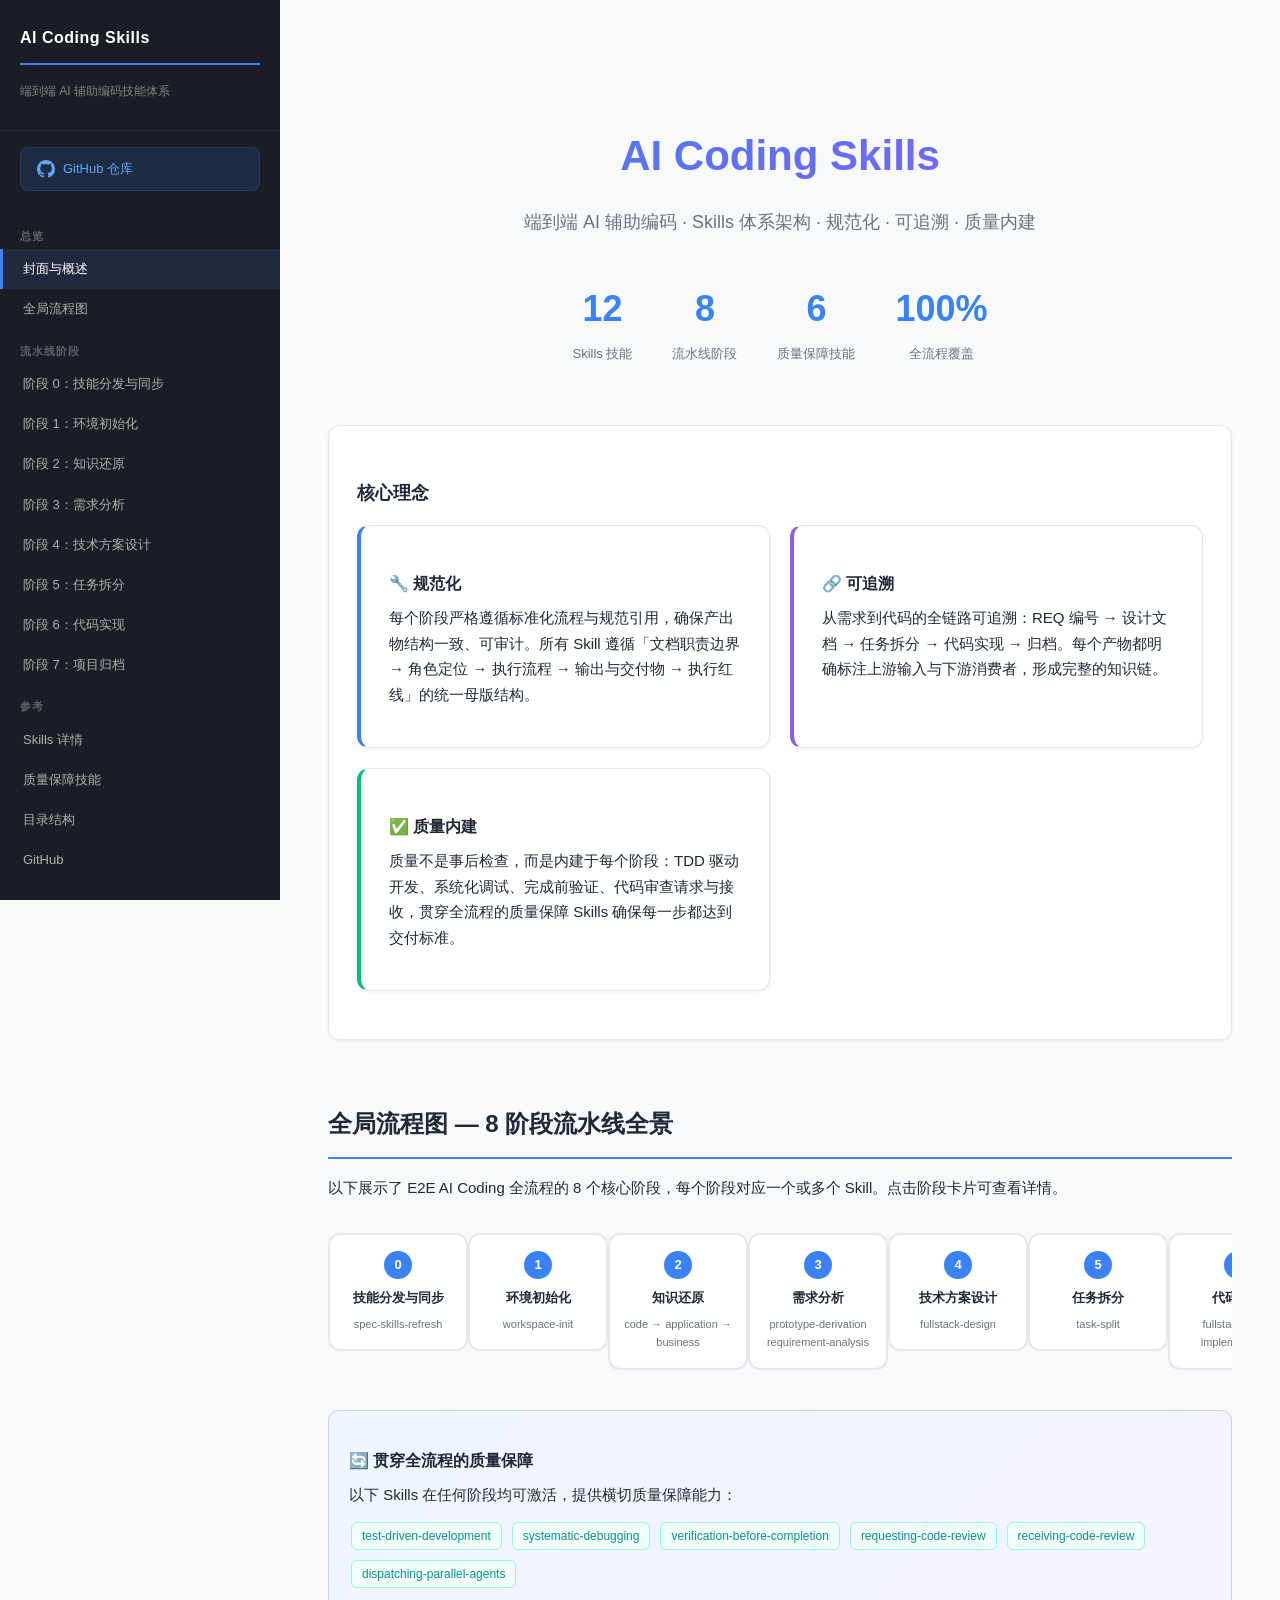
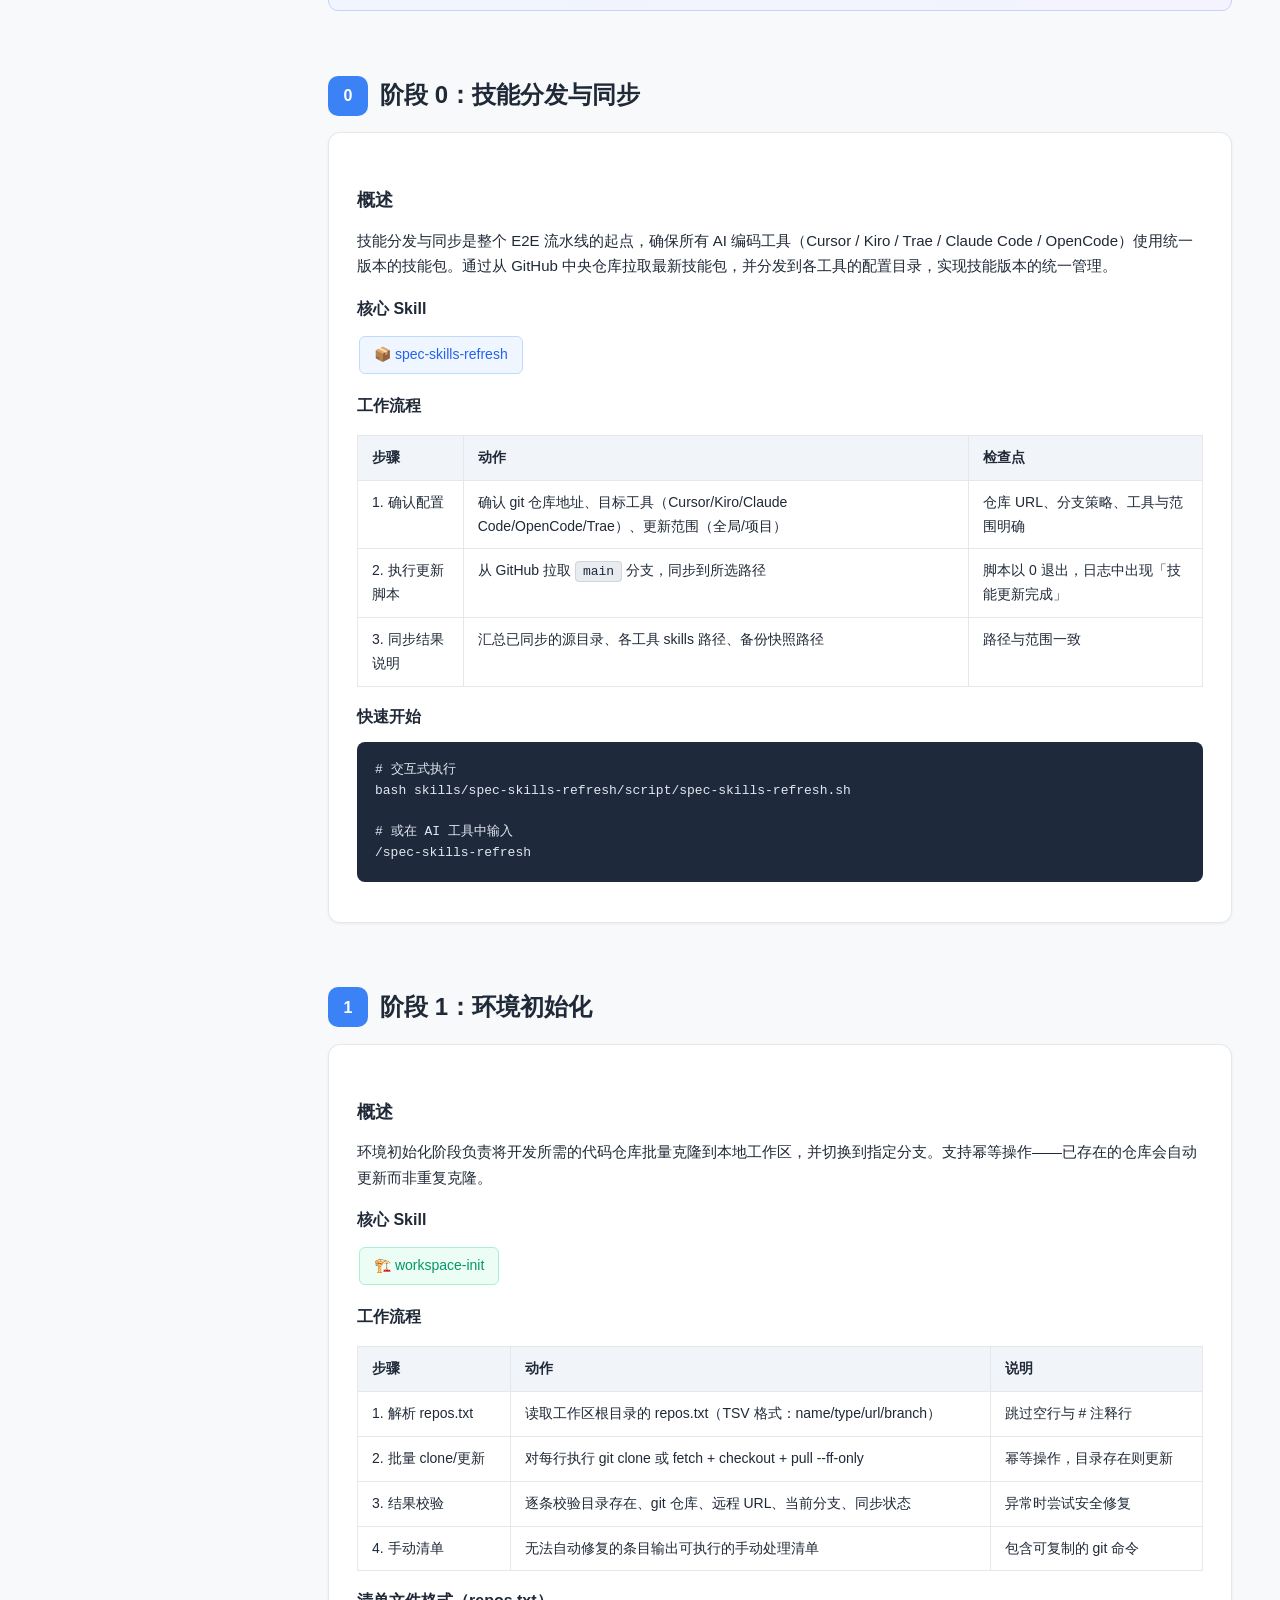
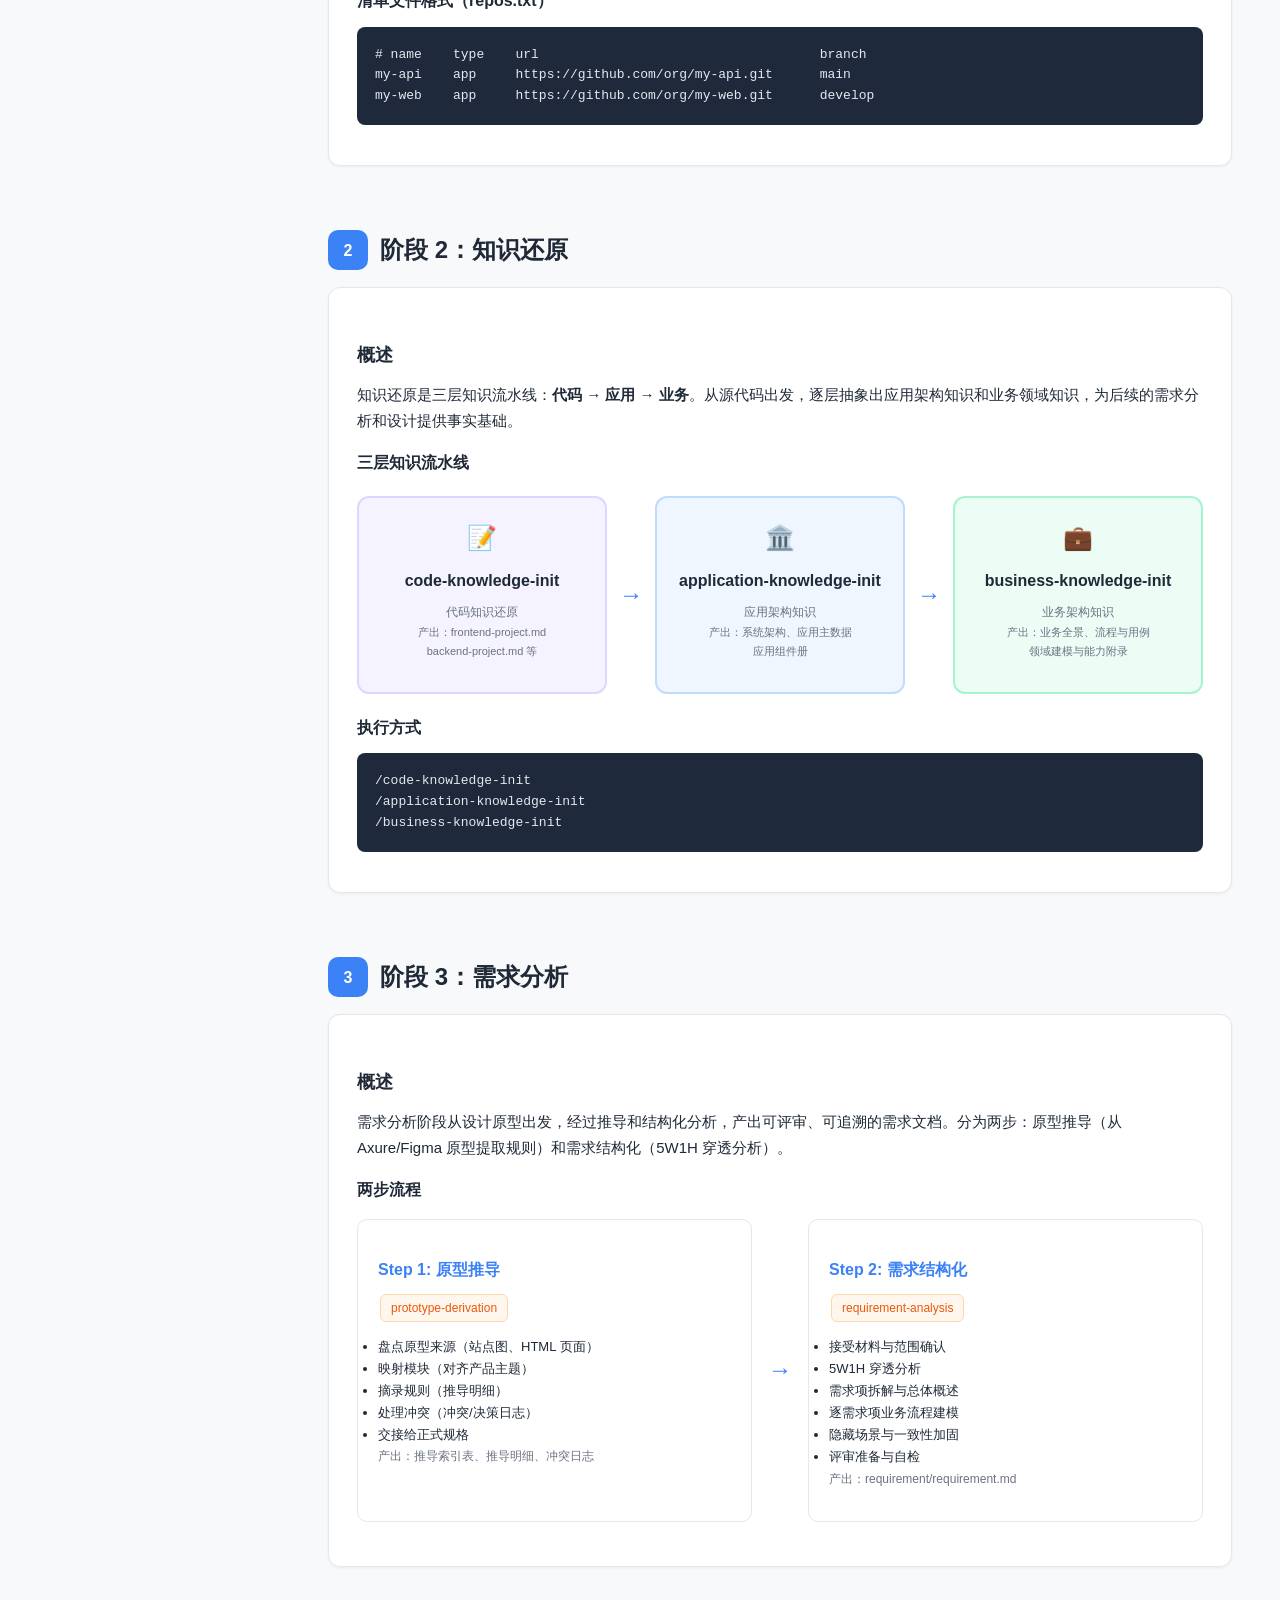
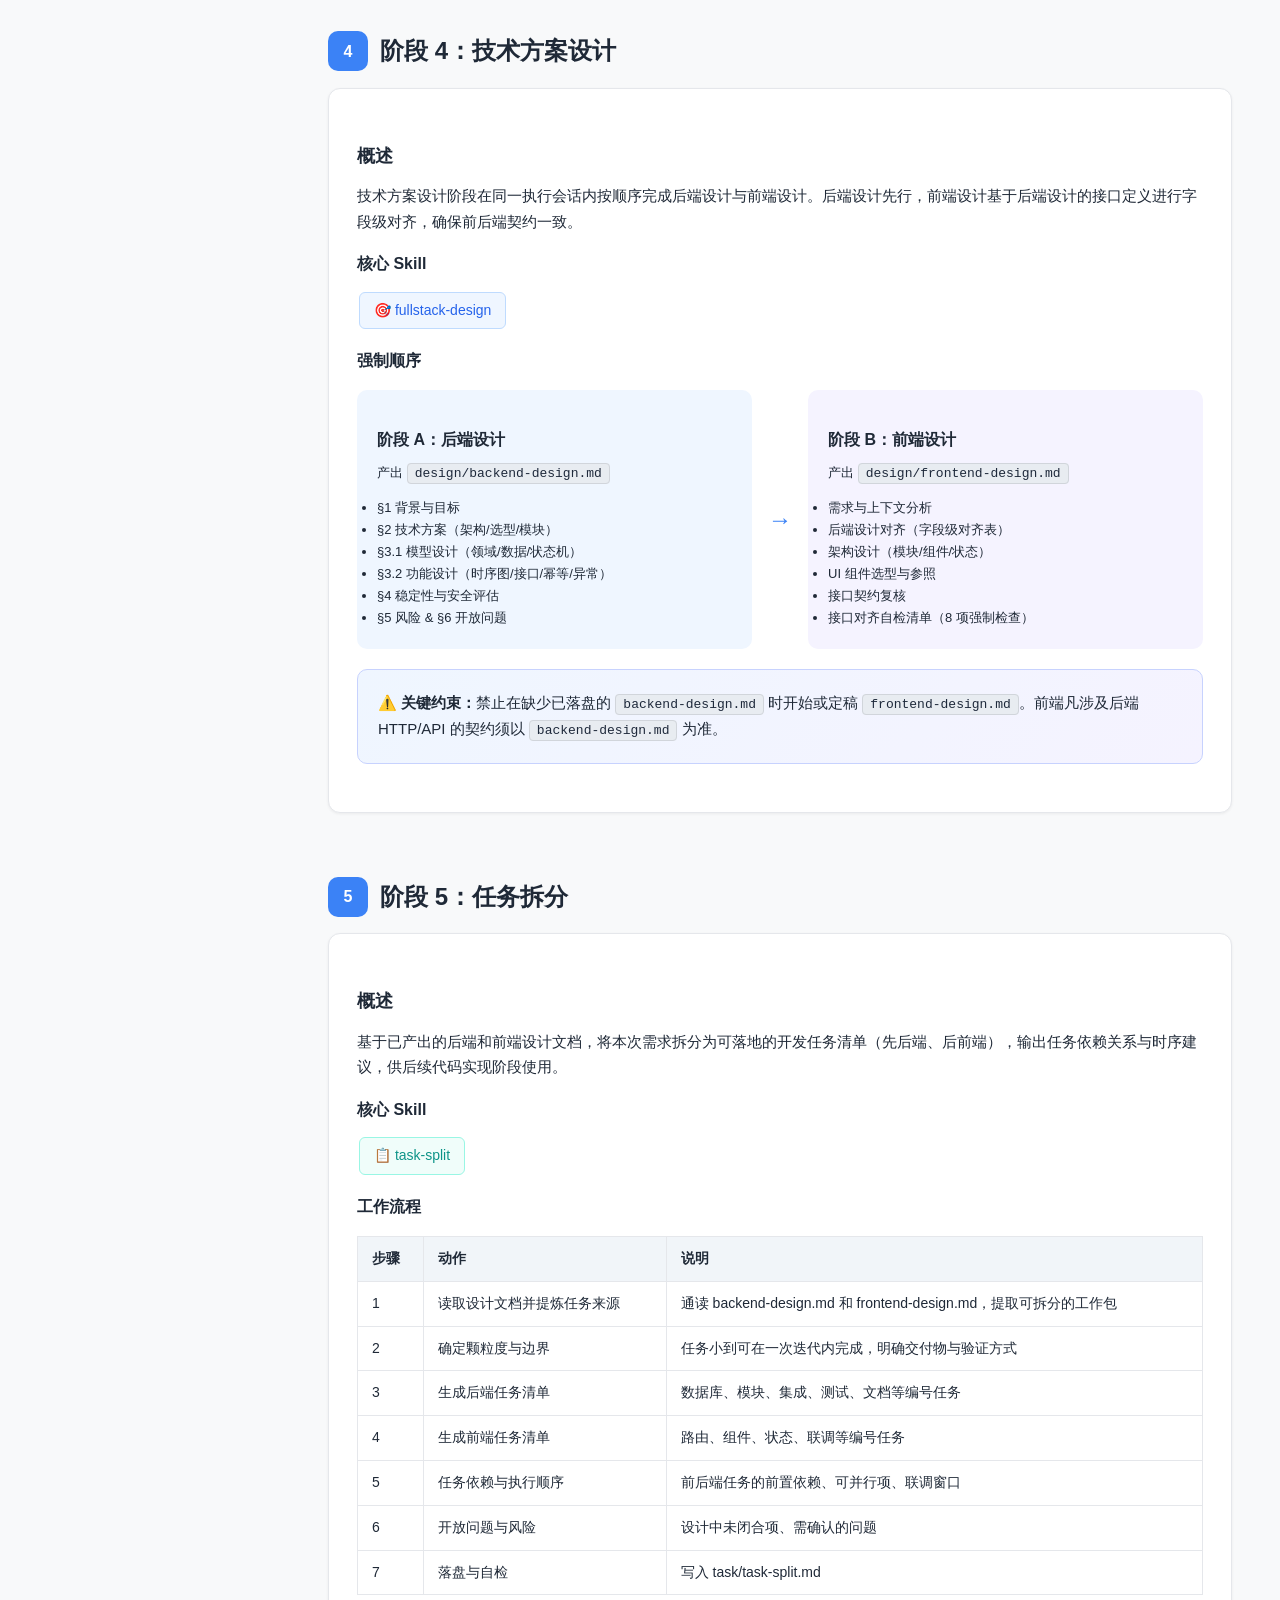
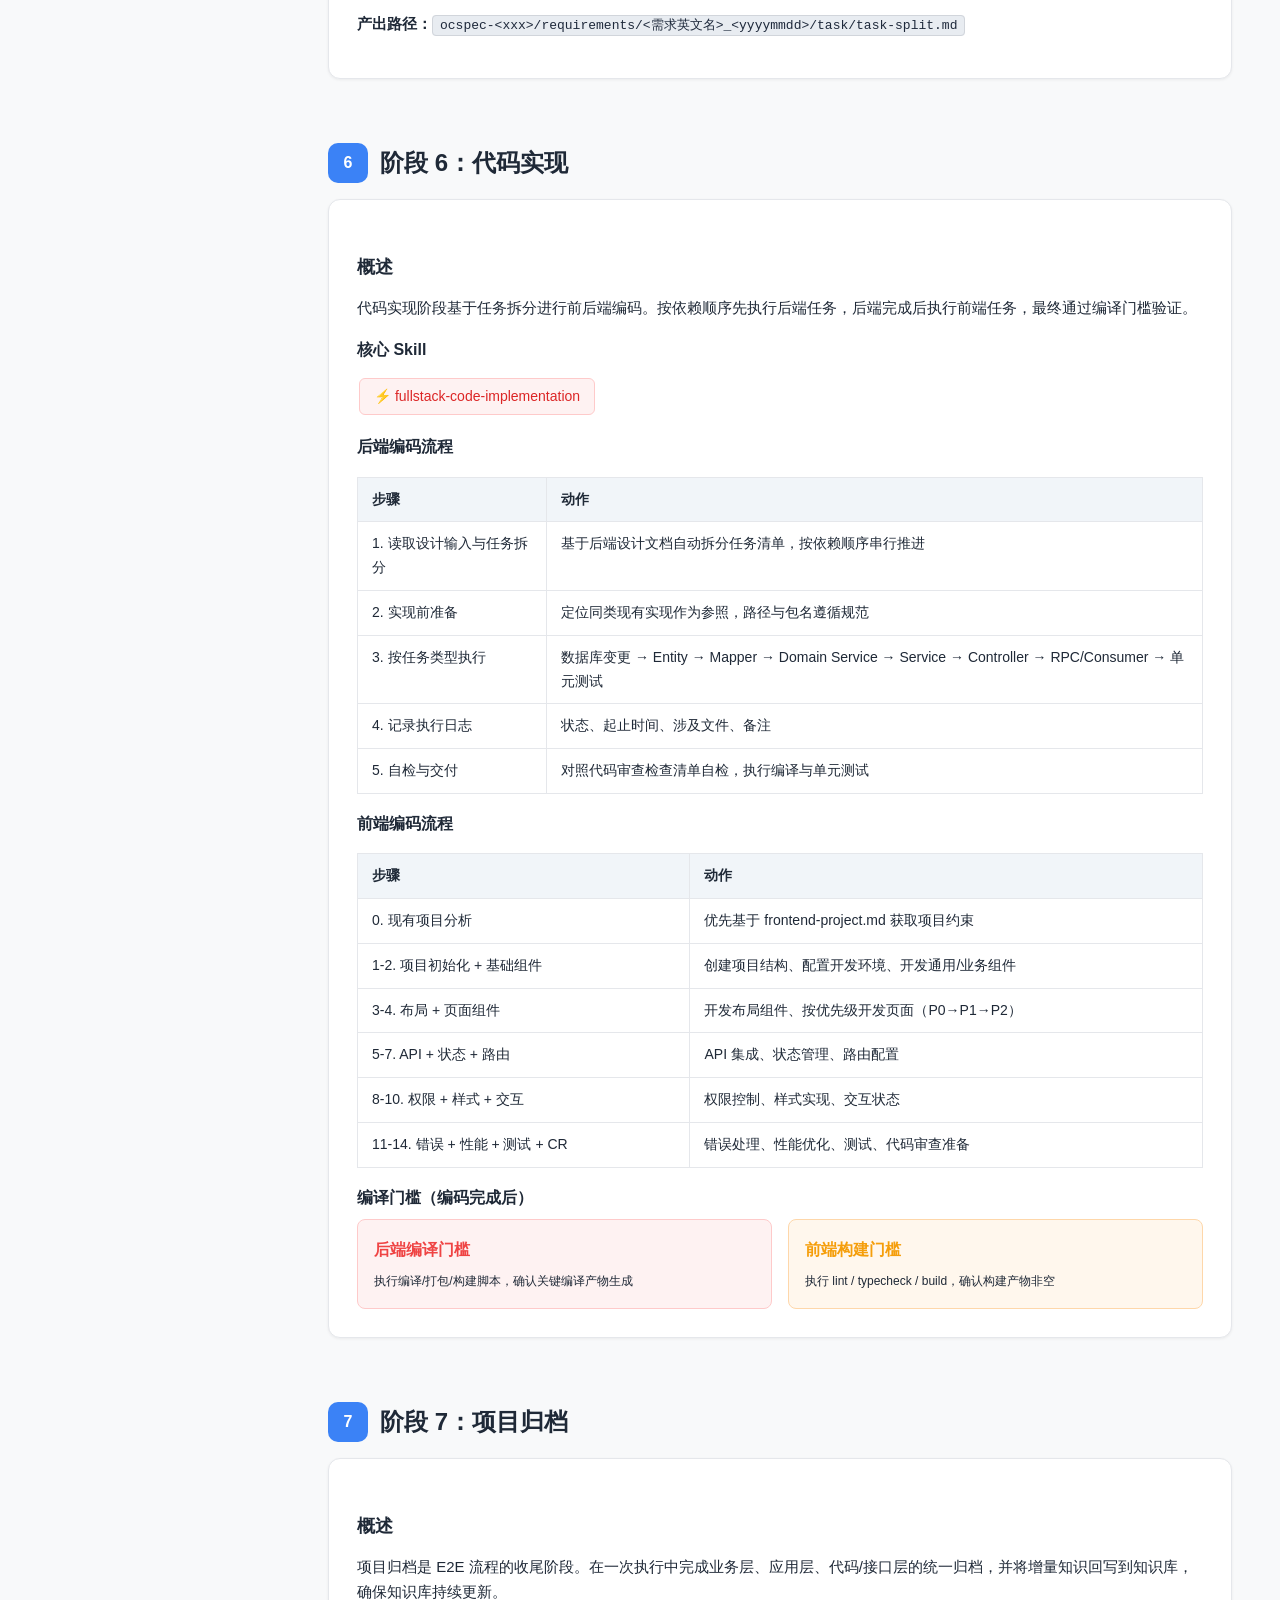
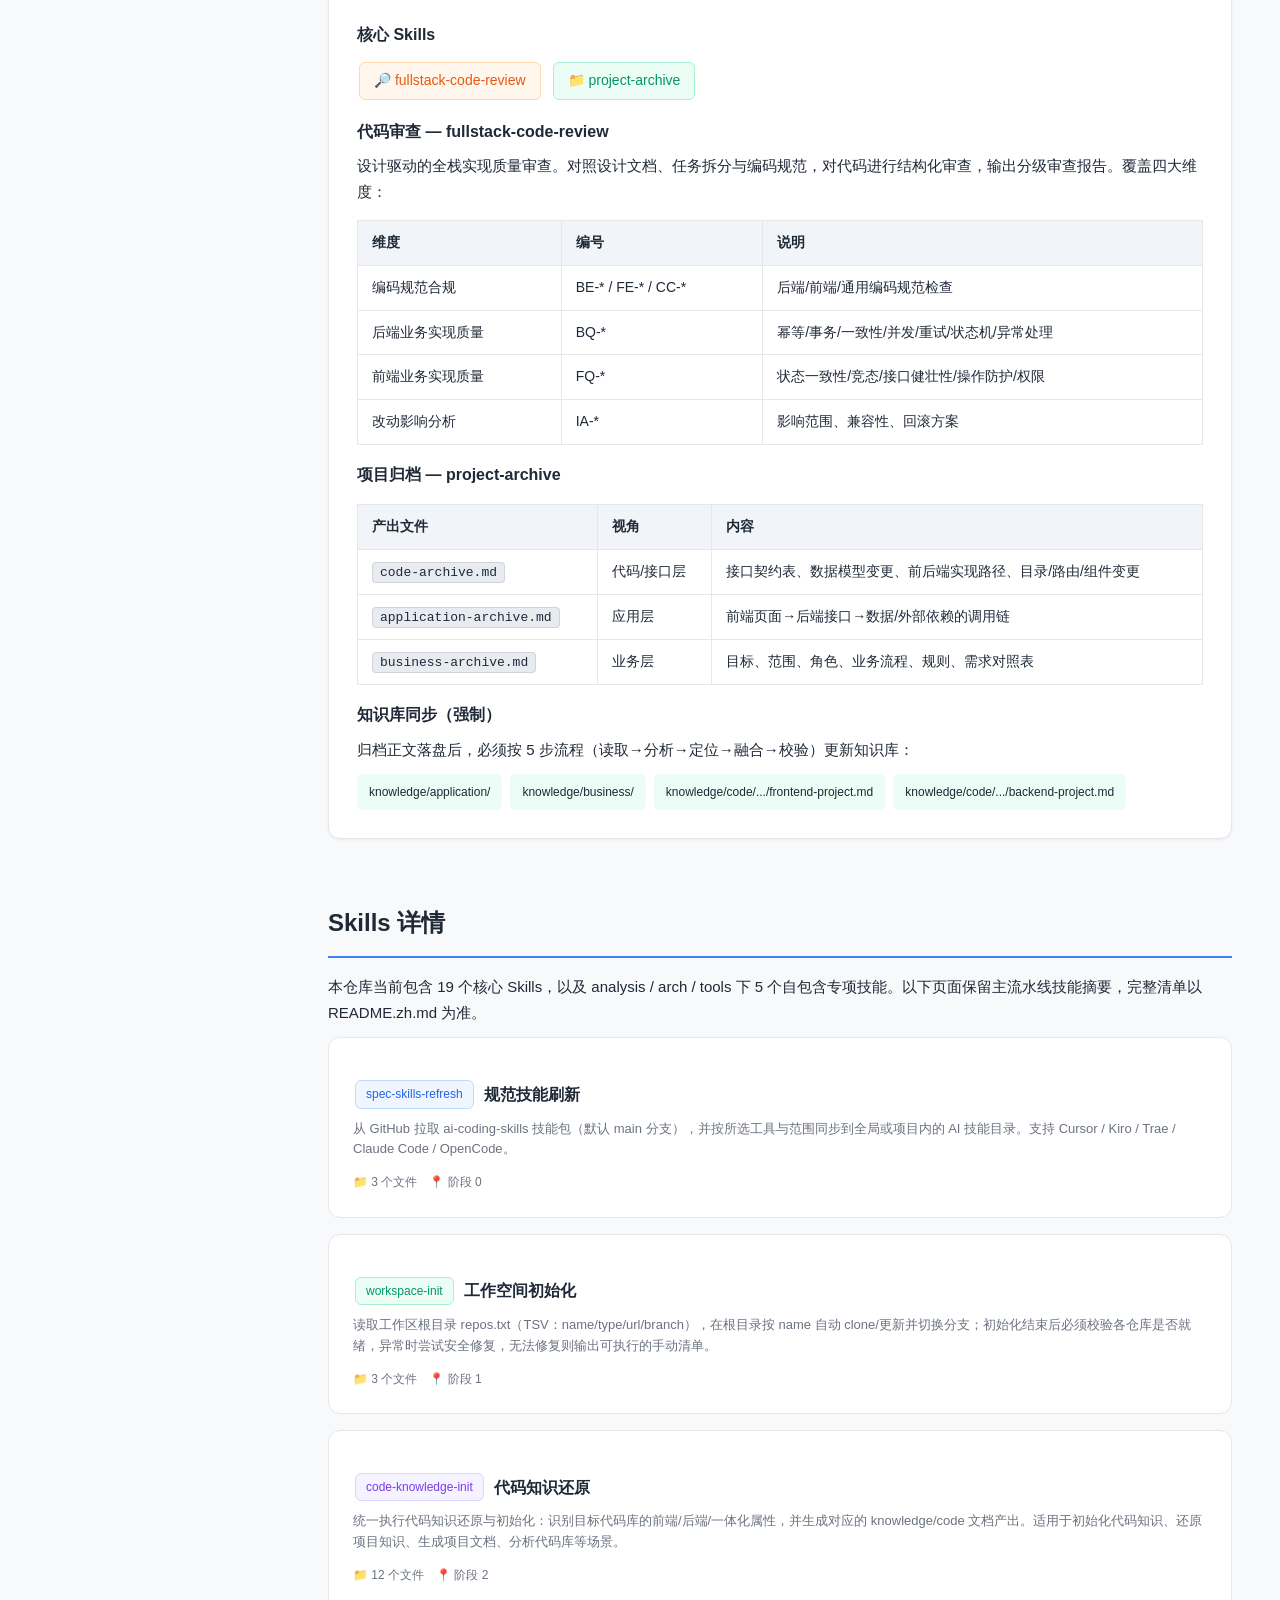
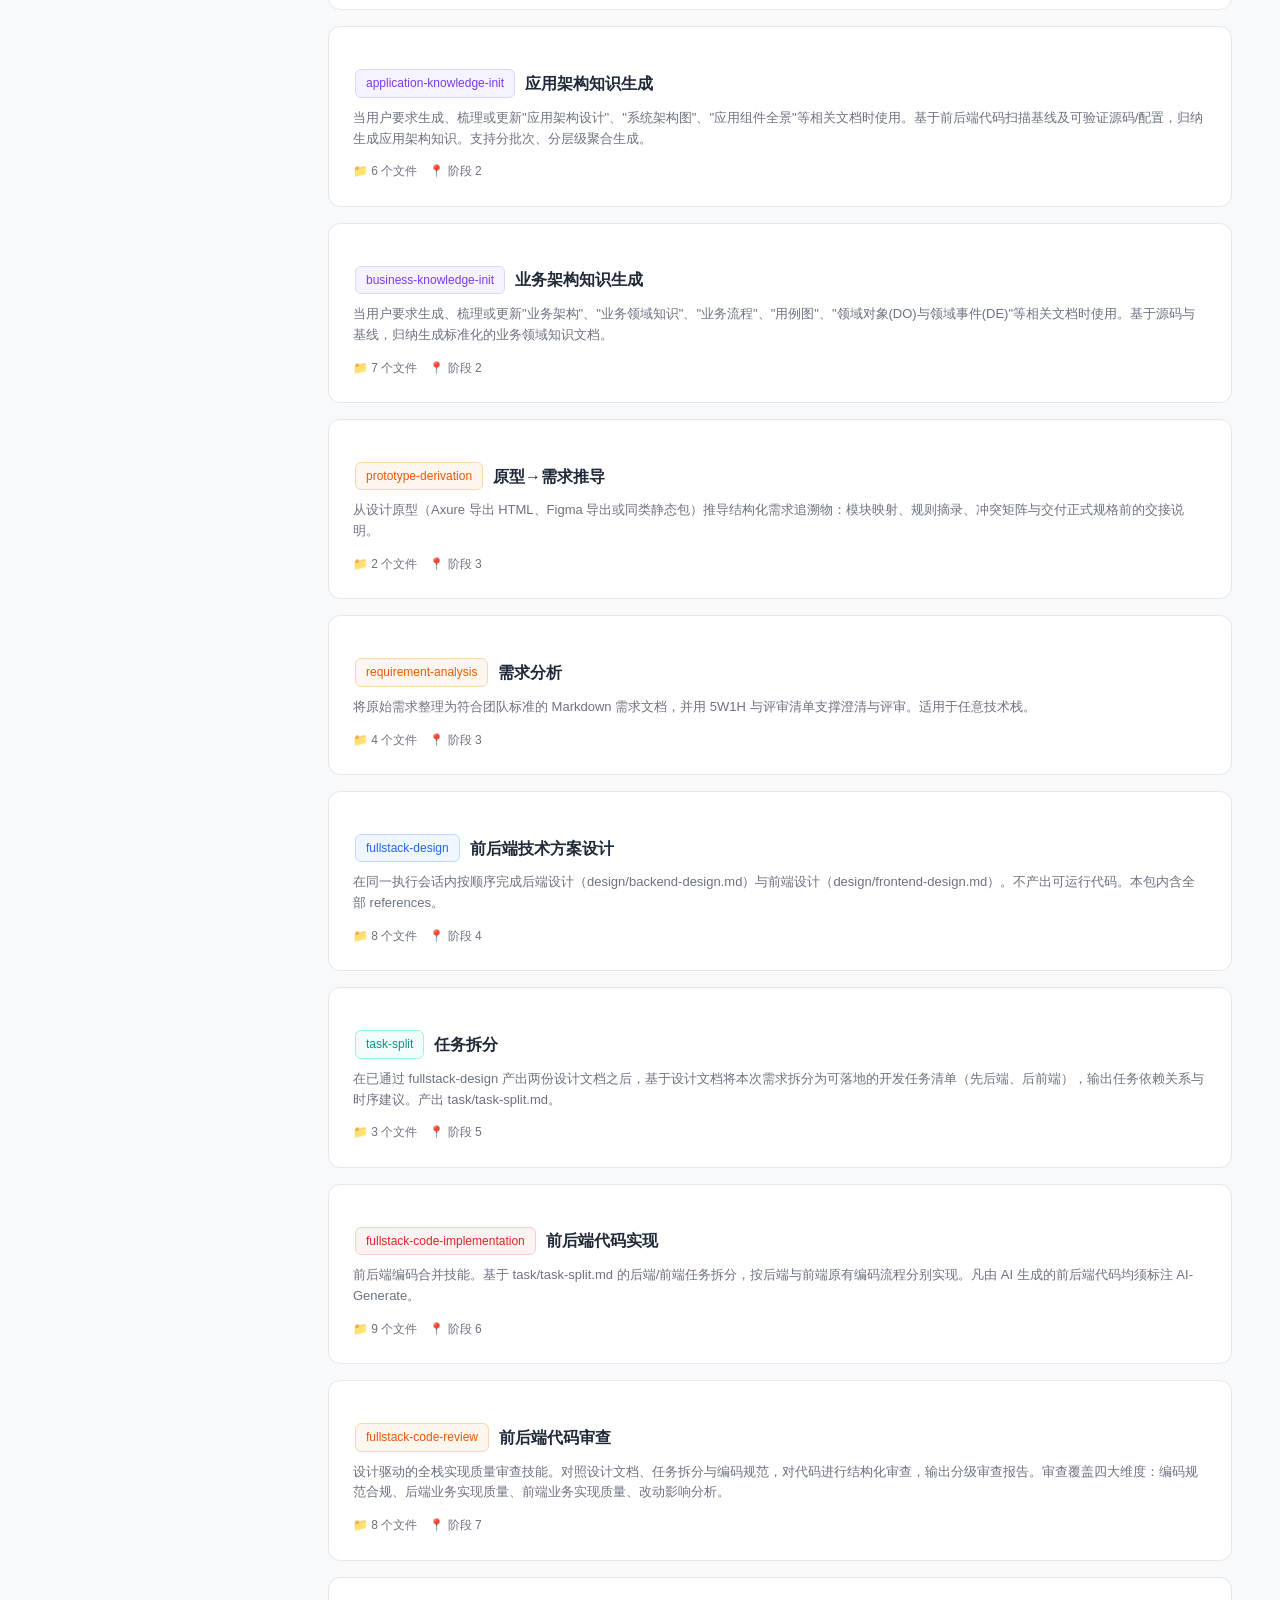
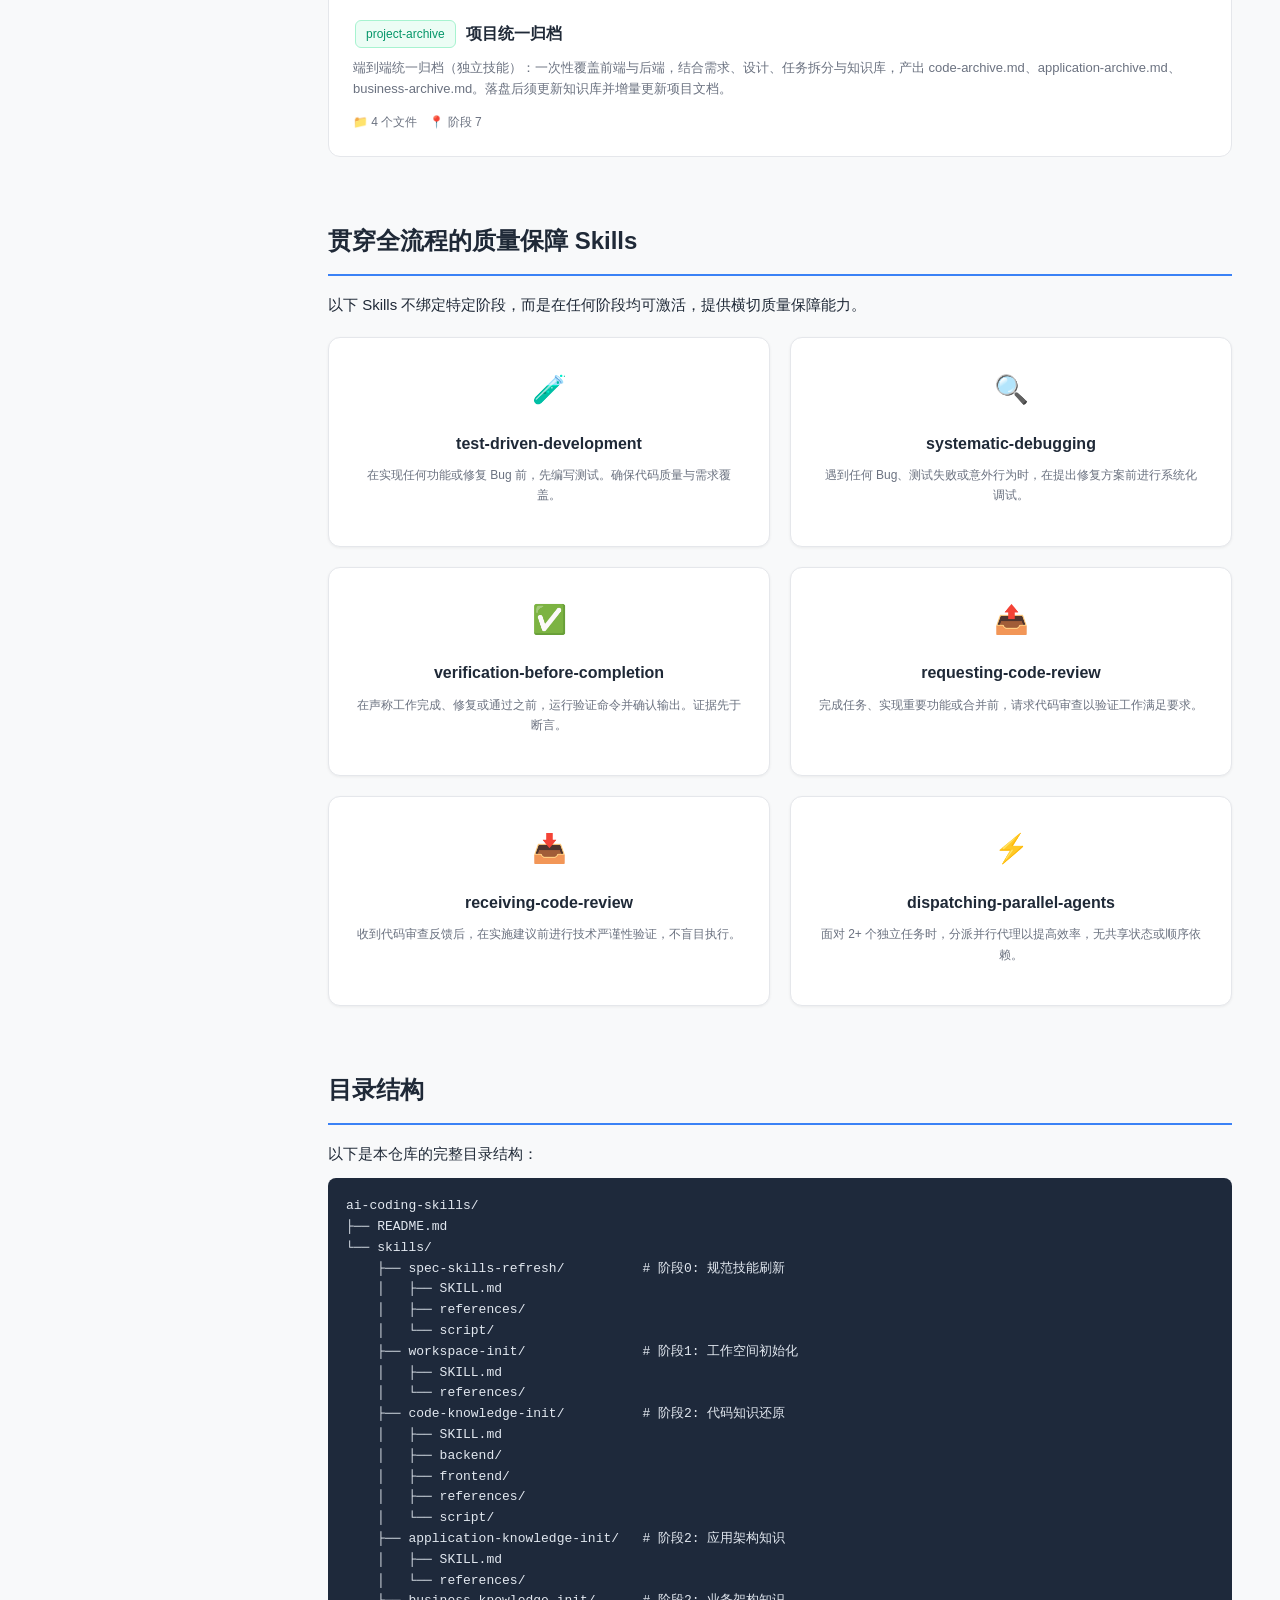
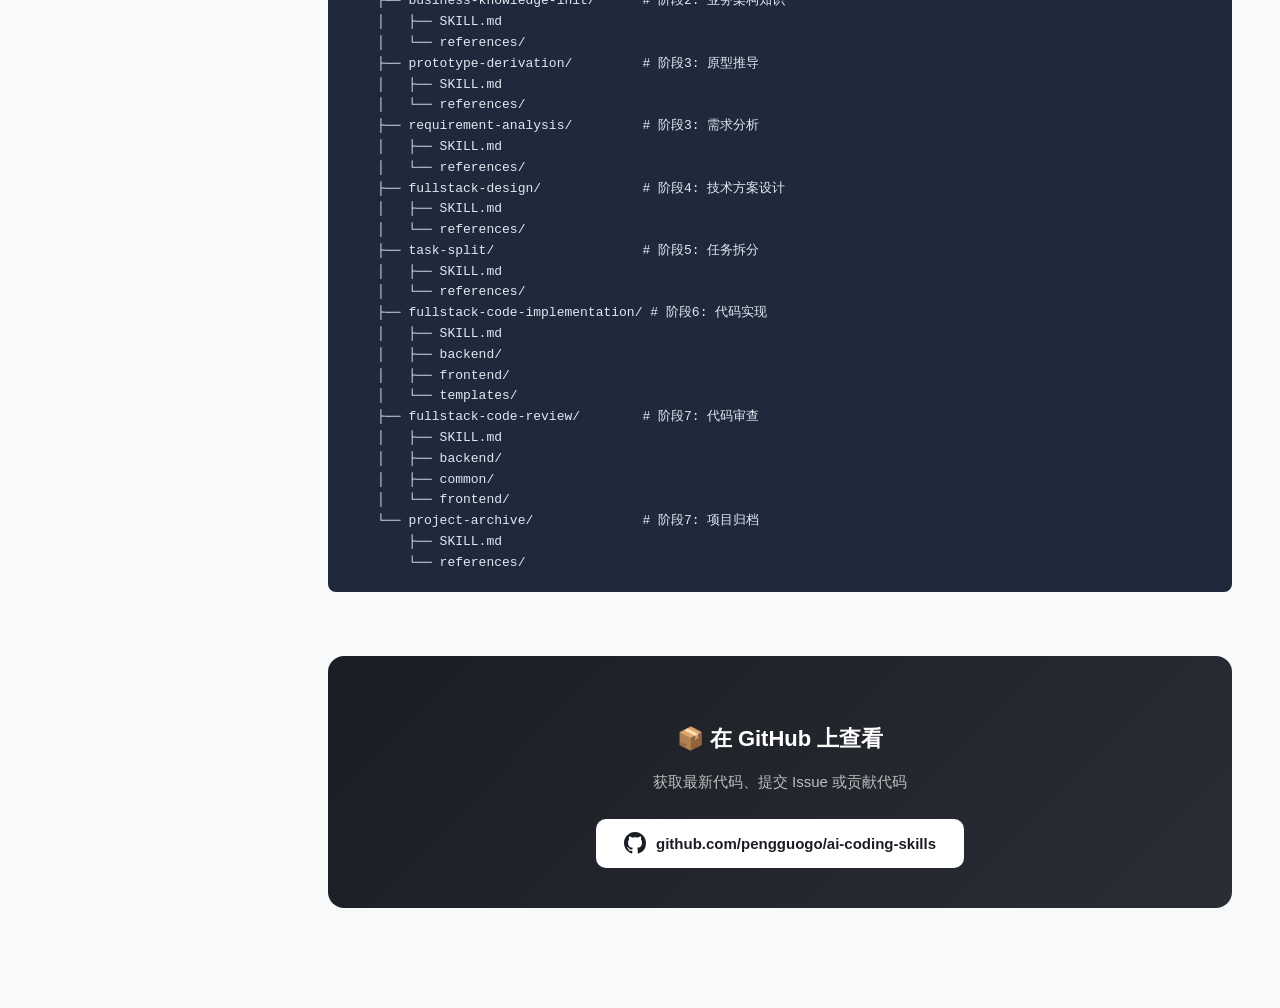
<file: index.html>
<!DOCTYPE html>
<html lang="zh-CN">
<head>
<meta charset="UTF-8">
<meta name="viewport" content="width=device-width, initial-scale=1.0">
<title>AI Coding Skills — 端到端 AI 辅助编码技能体系</title>
<style>
*{margin:0;padding:0;box-sizing:border-box}
:root{--sidebar-w:280px;--sidebar-bg:#1a1d23;--sidebar-hover:#2a2d35;--sidebar-active:#3b82f6;--content-bg:#f8f9fa;--card-bg:#fff;--text:#1f2937;--text-light:#6b7280;--accent:#3b82f6;--accent2:#8b5cf6;--success:#10b981;--warning:#f59e0b;--danger:#ef4444;--border:#e5e7eb;--code-bg:#f1f5f9}
html{scroll-behavior:smooth}
body{font-family:-apple-system,BlinkMacSystemFont,"Segoe UI",Roboto,"Noto Sans SC",sans-serif;color:var(--text);background:var(--content-bg);line-height:1.7;font-size:15px}
.sidebar{position:fixed;top:0;left:0;width:var(--sidebar-w);height:100vh;background:var(--sidebar-bg);overflow-y:auto;z-index:100;transition:transform .3s}
.sidebar-header{padding:24px 20px 16px;border-bottom:1px solid rgba(255,255,255,.08)}
.sidebar-header h2{color:#fff;font-size:16px;font-weight:600;letter-spacing:.5px}
.sidebar-header p{color:rgba(255,255,255,.45);font-size:12px;margin-top:4px}
.sidebar nav{padding:8px 0}
.sidebar nav a{display:block;padding:9px 20px;color:rgba(255,255,255,.65);text-decoration:none;font-size:13px;transition:all .2s;border-left:3px solid transparent}
.sidebar nav a:hover{background:var(--sidebar-hover);color:#fff}
.sidebar nav a.active{color:#fff;background:rgba(59,130,246,.12);border-left-color:var(--sidebar-active)}
.sidebar nav .nav-group{padding:12px 20px 4px;color:rgba(255,255,255,.3);font-size:11px;text-transform:uppercase;letter-spacing:1px;font-weight:600}
.github-link{display:flex;align-items:center;gap:8px;margin:16px 20px;padding:10px 16px;background:rgba(59,130,246,.15);border-radius:8px;color:#60a5fa;text-decoration:none;font-size:13px;font-weight:500;transition:all .2s;border:1px solid rgba(59,130,246,.2)}
.github-link:hover{background:rgba(59,130,246,.25);color:#93c5fd}
.github-link svg{width:18px;height:18px;fill:currentColor;flex-shrink:0}
.main{margin-left:var(--sidebar-w);min-height:100vh}
.content{max-width:1100px;margin:0 auto;padding:40px 48px}
section{margin-bottom:64px}
h1{font-size:32px;font-weight:700;color:var(--text);margin-bottom:8px}
h2{font-size:24px;font-weight:700;color:var(--text);margin-bottom:16px;padding-bottom:12px;border-bottom:2px solid var(--accent)}
h3{font-size:18px;font-weight:600;color:var(--text);margin:24px 0 12px}
h4{font-size:16px;font-weight:600;margin:16px 0 8px}
p{margin-bottom:12px;color:var(--text)}
.cover{text-align:center;padding:80px 0 60px}
.cover h1{font-size:42px;background:linear-gradient(135deg,var(--accent),var(--accent2));-webkit-background-clip:text;-webkit-text-fill-color:transparent;background-clip:text;margin-bottom:16px}
.cover .subtitle{font-size:18px;color:var(--text-light);margin-bottom:40px}
.cover .stats{display:flex;justify-content:center;gap:40px;margin-top:32px}
.cover .stat{text-align:center}
.cover .stat .num{font-size:36px;font-weight:700;color:var(--accent)}
.cover .stat .label{font-size:13px;color:var(--text-light);margin-top:4px}
.card{background:var(--card-bg);border-radius:12px;padding:28px;margin-bottom:20px;box-shadow:0 1px 3px rgba(0,0,0,.06);border:1px solid var(--border)}
.card-grid{display:grid;grid-template-columns:repeat(auto-fit,minmax(300px,1fr));gap:20px;margin:20px 0}
.card-grid .card{margin-bottom:0}
.skill-tag{display:inline-block;padding:3px 10px;border-radius:6px;font-size:12px;font-weight:500;cursor:pointer;transition:all .2s;border:1px solid transparent;text-decoration:none;margin:2px}
.skill-tag:hover{transform:translateY(-1px);box-shadow:0 2px 8px rgba(0,0,0,.12)}
.skill-tag.blue{background:#eff6ff;color:#2563eb;border-color:#bfdbfe}
.skill-tag.purple{background:#f5f3ff;color:#7c3aed;border-color:#ddd6fe}
.skill-tag.green{background:#ecfdf5;color:#059669;border-color:#a7f3d0}
.skill-tag.orange{background:#fff7ed;color:#ea580c;border-color:#fed7aa}
.skill-tag.red{background:#fef2f2;color:#dc2626;border-color:#fecaca}
.skill-tag.teal{background:#f0fdfa;color:#0d9488;border-color:#99f6e4}
.pipeline-track{display:flex;align-items:stretch;gap:0;overflow-x:auto;padding:20px 0}
.pipeline-stage{flex:1;min-width:140px;position:relative;text-align:center}
.pipeline-stage .stage-box{background:var(--card-bg);border:2px solid var(--border);border-radius:12px;padding:16px 12px;position:relative;z-index:2;transition:all .3s;cursor:pointer}
.pipeline-stage .stage-box:hover{border-color:var(--accent);box-shadow:0 4px 16px rgba(59,130,246,.15);transform:translateY(-2px)}
.pipeline-stage .stage-num{display:inline-block;width:28px;height:28px;line-height:28px;border-radius:50%;background:var(--accent);color:#fff;font-size:13px;font-weight:700;margin-bottom:8px}
.pipeline-stage .stage-title{font-size:13px;font-weight:600;color:var(--text);margin-bottom:6px}
.pipeline-stage .stage-skills{font-size:11px;color:var(--text-light)}
.pipeline-stage:not(:last-child)::after{content:"";position:absolute;top:50%;right:-12px;width:24px;height:2px;background:var(--accent);z-index:1}
.pipeline-stage:not(:last-child)::before{content:"";position:absolute;top:50%;right:-16px;border:6px solid transparent;border-left-color:var(--accent);z-index:1;transform:translateX(4px)}
table{width:100%;border-collapse:collapse;margin:16px 0;font-size:14px}
th{background:#f1f5f9;padding:10px 14px;text-align:left;font-weight:600;border:1px solid var(--border);white-space:nowrap}
td{padding:10px 14px;border:1px solid var(--border);vertical-align:top}
tr:hover td{background:#f8fafc}
pre{background:#1e293b;color:#e2e8f0;padding:18px;border-radius:8px;overflow-x:auto;margin:12px 0;font-size:13px;line-height:1.6}
code{background:#e8ecf1;color:#1e293b;padding:2px 7px;border-radius:4px;font-size:13px;font-family:"Cascadia Code","Fira Code",Consolas,monospace;border:1px solid #d1d5db}
pre code{background:transparent;color:inherit;padding:0;border:none;border-radius:0;font-size:inherit}
.hamburger{display:none;position:fixed;top:16px;left:16px;z-index:150;width:40px;height:40px;border-radius:8px;background:var(--sidebar-bg);border:none;cursor:pointer;flex-direction:column;align-items:center;justify-content:center;gap:5px}
.hamburger span{display:block;width:20px;height:2px;background:#fff;border-radius:1px}
@media(max-width:900px){
.sidebar{transform:translateX(-100%)}
.sidebar.open{transform:translateX(0)}
.main{margin-left:0}
.content{padding:24px 20px}
.hamburger{display:flex}
.pipeline-track{flex-wrap:wrap}
.pipeline-stage{min-width:45%}
.pipeline-stage:not(:last-child)::after,.pipeline-stage:not(:last-child)::before{display:none}
}
.highlight-box{background:linear-gradient(135deg,#eff6ff,#f5f3ff);border:1px solid #c7d2fe;border-radius:10px;padding:20px;margin:20px 0}
.phase-header{display:flex;align-items:center;gap:12px;margin-bottom:16px}
.phase-header .phase-num{width:40px;height:40px;border-radius:10px;background:var(--accent);color:#fff;display:flex;align-items:center;justify-content:center;font-weight:700;font-size:16px;flex-shrink:0}
.phase-header h2{margin:0;padding:0;border:none}
.github-banner{text-align:center;padding:40px 0;background:linear-gradient(135deg,#1a1d23,#2a2d35);border-radius:16px;margin:40px 0}
.github-banner h3{color:#fff;font-size:22px;margin-bottom:12px}
.github-banner p{color:rgba(255,255,255,.7);margin-bottom:24px}
.github-btn{display:inline-flex;align-items:center;gap:10px;padding:12px 28px;background:#fff;color:#1a1d23;border-radius:10px;text-decoration:none;font-weight:600;font-size:15px;transition:all .2s;border:none}
.github-btn:hover{transform:translateY(-2px);box-shadow:0 8px 24px rgba(0,0,0,.3)}
.github-btn svg{width:22px;height:22px;fill:currentColor}
.skill-detail{background:var(--card-bg);border-radius:12px;padding:24px;margin-bottom:16px;border:1px solid var(--border);transition:all .2s}
.skill-detail:hover{box-shadow:0 4px 12px rgba(0,0,0,.08)}
.skill-detail h4{display:flex;align-items:center;gap:8px;margin-bottom:8px}
.skill-detail .desc{color:var(--text-light);font-size:13px;line-height:1.6}
.skill-detail .meta{display:flex;gap:12px;margin-top:10px;font-size:12px;color:var(--text-light)}
.flow-arrow{text-align:center;color:var(--accent);font-size:24px;margin:8px 0}
</style>
</head>
<body>

<button class="hamburger" onclick="document.querySelector('.sidebar').classList.toggle('open')">
<span></span><span></span><span></span>
</button>

<aside class="sidebar" id="sidebar">
<div class="sidebar-header">
<h2>AI Coding Skills</h2>
<p>端到端 AI 辅助编码技能体系</p>
</div>
<a class="github-link" href="https://github.com/pengguogo/ai-coding-skills" target="_blank">
<svg viewBox="0 0 16 16"><path d="M8 0C3.58 0 0 3.58 0 8c0 3.54 2.29 6.53 5.47 7.59.4.07.55-.17.55-.38 0-.19-.01-.82-.01-1.49-2.01.37-2.53-.49-2.69-.94-.09-.23-.48-.94-.82-1.13-.28-.15-.68-.52-.01-.53.63-.01 1.08.58 1.23.82.72 1.21 1.87.87 2.33.66.07-.52.28-.87.51-1.07-1.78-.2-3.64-.89-3.64-3.95 0-.87.31-1.59.82-2.15-.08-.2-.36-1.02.08-2.12 0 0 .67-.21 2.2.82.64-.18 1.32-.27 2-.27.68 0 1.36.09 2 .27 1.53-1.04 2.2-.82 2.2-.82.44 1.1.16 1.92.08 2.12.51.56.82 1.27.82 2.15 0 3.07-1.87 3.75-3.65 3.95.29.25.54.73.54 1.48 0 1.07-.01 1.93-.01 2.2 0 .21.15.46.55.38A8.013 8.013 0 0016 8c0-4.42-3.58-8-8-8z"/></svg>
GitHub 仓库
</a>
<nav>
<div class="nav-group">总览</div>
<a href="#cover">封面与概述</a>
<a href="#pipeline">全局流程图</a>
<div class="nav-group">流水线阶段</div>
<a href="#phase0">阶段 0：技能分发与同步</a>
<a href="#phase1">阶段 1：环境初始化</a>
<a href="#phase2">阶段 2：知识还原</a>
<a href="#phase3">阶段 3：需求分析</a>
<a href="#phase4">阶段 4：技术方案设计</a>
<a href="#phase5">阶段 5：任务拆分</a>
<a href="#phase6">阶段 6：代码实现</a>
<a href="#phase7">阶段 7：项目归档</a>
<div class="nav-group">参考</div>
<a href="#skills-detail">Skills 详情</a>
<a href="#quality">质量保障技能</a>
<a href="#dir-structure">目录结构</a>
<a href="#github">GitHub</a>
</nav>
</aside>

<div class="main">
<div class="content">

<!-- ==================== 封面 ==================== -->
<section id="cover">
<div class="cover">
<h1>AI Coding Skills</h1>
<p class="subtitle">端到端 AI 辅助编码 · Skills 体系架构 · 规范化 · 可追溯 · 质量内建</p>
<div class="stats">
<div class="stat"><div class="num">12</div><div class="label">Skills 技能</div></div>
<div class="stat"><div class="num">8</div><div class="label">流水线阶段</div></div>
<div class="stat"><div class="num">6</div><div class="label">质量保障技能</div></div>
<div class="stat"><div class="num">100%</div><div class="label">全流程覆盖</div></div>
</div>
</div>

<div class="card">
<h3>核心理念</h3>
<div class="card-grid" style="margin-top:16px">
<div class="card" style="border-left:4px solid var(--accent)">
<h4>🔧 规范化</h4>
<p>每个阶段严格遵循标准化流程与规范引用，确保产出物结构一致、可审计。所有 Skill 遵循「文档职责边界 → 角色定位 → 执行流程 → 输出与交付物 → 执行红线」的统一母版结构。</p>
</div>
<div class="card" style="border-left:4px solid var(--accent2)">
<h4>🔗 可追溯</h4>
<p>从需求到代码的全链路可追溯：REQ 编号 → 设计文档 → 任务拆分 → 代码实现 → 归档。每个产物都明确标注上游输入与下游消费者，形成完整的知识链。</p>
</div>
<div class="card" style="border-left:4px solid var(--success)">
<h4>✅ 质量内建</h4>
<p>质量不是事后检查，而是内建于每个阶段：TDD 驱动开发、系统化调试、完成前验证、代码审查请求与接收，贯穿全流程的质量保障 Skills 确保每一步都达到交付标准。</p>
</div>
</div>
</div>
</section>

<!-- ==================== 全局流程图 ==================== -->
<section id="pipeline">
<h2>全局流程图 — 8 阶段流水线全景</h2>
<p>以下展示了 E2E AI Coding 全流程的 8 个核心阶段，每个阶段对应一个或多个 Skill。点击阶段卡片可查看详情。</p>

<div class="pipeline-track">
<div class="pipeline-stage">
<div class="stage-box" onclick="location.href='#phase0'">
<div class="stage-num">0</div>
<div class="stage-title">技能分发与同步</div>
<div class="stage-skills">spec-skills-refresh</div>
</div>
</div>
<div class="pipeline-stage">
<div class="stage-box" onclick="location.href='#phase1'">
<div class="stage-num">1</div>
<div class="stage-title">环境初始化</div>
<div class="stage-skills">workspace-init</div>
</div>
</div>
<div class="pipeline-stage">
<div class="stage-box" onclick="location.href='#phase2'">
<div class="stage-num">2</div>
<div class="stage-title">知识还原</div>
<div class="stage-skills">code → application → business</div>
</div>
</div>
<div class="pipeline-stage">
<div class="stage-box" onclick="location.href='#phase3'">
<div class="stage-num">3</div>
<div class="stage-title">需求分析</div>
<div class="stage-skills">prototype-derivation<br>requirement-analysis</div>
</div>
</div>
<div class="pipeline-stage">
<div class="stage-box" onclick="location.href='#phase4'">
<div class="stage-num">4</div>
<div class="stage-title">技术方案设计</div>
<div class="stage-skills">fullstack-design</div>
</div>
</div>
<div class="pipeline-stage">
<div class="stage-box" onclick="location.href='#phase5'">
<div class="stage-num">5</div>
<div class="stage-title">任务拆分</div>
<div class="stage-skills">task-split</div>
</div>
</div>
<div class="pipeline-stage">
<div class="stage-box" onclick="location.href='#phase6'">
<div class="stage-num">6</div>
<div class="stage-title">代码实现</div>
<div class="stage-skills">fullstack-code-implementation</div>
</div>
</div>
<div class="pipeline-stage">
<div class="stage-box" onclick="location.href='#phase7'">
<div class="stage-num">7</div>
<div class="stage-title">项目归档</div>
<div class="stage-skills">fullstack-code-review<br>project-archive</div>
</div>
</div>
</div>

<div class="highlight-box">
<h4>🔄 贯穿全流程的质量保障</h4>
<p>以下 Skills 在任何阶段均可激活，提供横切质量保障能力：</p>
<div style="margin-top:8px;display:flex;flex-wrap:wrap;gap:6px">
<span class="skill-tag teal">test-driven-development</span>
<span class="skill-tag teal">systematic-debugging</span>
<span class="skill-tag teal">verification-before-completion</span>
<span class="skill-tag teal">requesting-code-review</span>
<span class="skill-tag teal">receiving-code-review</span>
<span class="skill-tag teal">dispatching-parallel-agents</span>
</div>
</div>
</section>

<!-- ==================== 阶段 0 ==================== -->
<section id="phase0">
<div class="phase-header">
<div class="phase-num">0</div>
<h2>阶段 0：技能分发与同步</h2>
</div>
<div class="card">
<h3>概述</h3>
<p>技能分发与同步是整个 E2E 流水线的起点，确保所有 AI 编码工具（Cursor / Kiro / Trae / Claude Code / OpenCode）使用统一版本的技能包。通过从 GitHub 中央仓库拉取最新技能包，并分发到各工具的配置目录，实现技能版本的统一管理。</p>
<h4>核心 Skill</h4>
<div style="margin:12px 0">
<span class="skill-tag blue" style="font-size:14px;padding:6px 14px">📦 spec-skills-refresh</span>
</div>
<h4>工作流程</h4>
<table>
<tr><th>步骤</th><th>动作</th><th>检查点</th></tr>
<tr><td>1. 确认配置</td><td>确认 git 仓库地址、目标工具（Cursor/Kiro/Claude Code/OpenCode/Trae）、更新范围（全局/项目）</td><td>仓库 URL、分支策略、工具与范围明确</td></tr>
<tr><td>2. 执行更新脚本</td><td>从 GitHub 拉取 <code>main</code> 分支，同步到所选路径</td><td>脚本以 0 退出，日志中出现「技能更新完成」</td></tr>
<tr><td>3. 同步结果说明</td><td>汇总已同步的源目录、各工具 skills 路径、备份快照路径</td><td>路径与范围一致</td></tr>
</table>
<h4>快速开始</h4>
<pre><code># 交互式执行
bash skills/spec-skills-refresh/script/spec-skills-refresh.sh

# 或在 AI 工具中输入
/spec-skills-refresh</code></pre>
</div>
</section>

<!-- ==================== 阶段 1 ==================== -->
<section id="phase1">
<div class="phase-header">
<div class="phase-num">1</div>
<h2>阶段 1：环境初始化</h2>
</div>
<div class="card">
<h3>概述</h3>
<p>环境初始化阶段负责将开发所需的代码仓库批量克隆到本地工作区，并切换到指定分支。支持幂等操作——已存在的仓库会自动更新而非重复克隆。</p>
<h4>核心 Skill</h4>
<div style="margin:12px 0">
<span class="skill-tag green" style="font-size:14px;padding:6px 14px">🏗️ workspace-init</span>
</div>
<h4>工作流程</h4>
<table>
<tr><th>步骤</th><th>动作</th><th>说明</th></tr>
<tr><td>1. 解析 repos.txt</td><td>读取工作区根目录的 repos.txt（TSV 格式：name/type/url/branch）</td><td>跳过空行与 # 注释行</td></tr>
<tr><td>2. 批量 clone/更新</td><td>对每行执行 git clone 或 fetch + checkout + pull --ff-only</td><td>幂等操作，目录存在则更新</td></tr>
<tr><td>3. 结果校验</td><td>逐条校验目录存在、git 仓库、远程 URL、当前分支、同步状态</td><td>异常时尝试安全修复</td></tr>
<tr><td>4. 手动清单</td><td>无法自动修复的条目输出可执行的手动处理清单</td><td>包含可复制的 git 命令</td></tr>
</table>
<h4>清单文件格式（repos.txt）</h4>
<pre><code># name    type    url                                    branch
my-api    app     https://github.com/org/my-api.git      main
my-web    app     https://github.com/org/my-web.git      develop</code></pre>
</div>
</section>

<!-- ==================== 阶段 2 ==================== -->
<section id="phase2">
<div class="phase-header">
<div class="phase-num">2</div>
<h2>阶段 2：知识还原</h2>
</div>
<div class="card">
<h3>概述</h3>
<p>知识还原是三层知识流水线：<strong>代码 → 应用 → 业务</strong>。从源代码出发，逐层抽象出应用架构知识和业务领域知识，为后续的需求分析和设计提供事实基础。</p>
<h4>三层知识流水线</h4>
<div style="display:flex;align-items:center;gap:12px;flex-wrap:wrap;margin:20px 0">
<div style="flex:1;min-width:200px;background:#f5f3ff;border:2px solid #ddd6fe;border-radius:12px;padding:20px;text-align:center">
<div style="font-size:24px;margin-bottom:8px">📝</div>
<h4 style="margin:0">code-knowledge-init</h4>
<p style="font-size:12px;color:var(--text-light);margin:8px 0 0">代码知识还原</p>
<p style="font-size:11px;color:var(--text-light)">产出：frontend-project.md<br>backend-project.md 等</p>
</div>
<div style="font-size:24px;color:var(--accent)">→</div>
<div style="flex:1;min-width:200px;background:#eff6ff;border:2px solid #bfdbfe;border-radius:12px;padding:20px;text-align:center">
<div style="font-size:24px;margin-bottom:8px">🏛️</div>
<h4 style="margin:0">application-knowledge-init</h4>
<p style="font-size:12px;color:var(--text-light);margin:8px 0 0">应用架构知识</p>
<p style="font-size:11px;color:var(--text-light)">产出：系统架构、应用主数据<br>应用组件册</p>
</div>
<div style="font-size:24px;color:var(--accent)">→</div>
<div style="flex:1;min-width:200px;background:#ecfdf5;border:2px solid #a7f3d0;border-radius:12px;padding:20px;text-align:center">
<div style="font-size:24px;margin-bottom:8px">💼</div>
<h4 style="margin:0">business-knowledge-init</h4>
<p style="font-size:12px;color:var(--text-light);margin:8px 0 0">业务架构知识</p>
<p style="font-size:11px;color:var(--text-light)">产出：业务全景、流程与用例<br>领域建模与能力附录</p>
</div>
</div>
<h4>执行方式</h4>
<pre><code>/code-knowledge-init
/application-knowledge-init
/business-knowledge-init</code></pre>
</div>
</section>

<!-- ==================== 阶段 3 ==================== -->
<section id="phase3">
<div class="phase-header">
<div class="phase-num">3</div>
<h2>阶段 3：需求分析</h2>
</div>
<div class="card">
<h3>概述</h3>
<p>需求分析阶段从设计原型出发，经过推导和结构化分析，产出可评审、可追溯的需求文档。分为两步：原型推导（从 Axure/Figma 原型提取规则）和需求结构化（5W1H 穿透分析）。</p>
<h4>两步流程</h4>
<div style="display:flex;align-items:stretch;gap:16px;flex-wrap:wrap;margin:16px 0">
<div style="flex:1;min-width:280px;border:1px solid var(--border);border-radius:10px;padding:20px">
<h4 style="color:var(--accent)">Step 1: 原型推导</h4>
<p><span class="skill-tag orange">prototype-derivation</span></p>
<ul style="font-size:13px;margin-top:8px">
<li>盘点原型来源（站点图、HTML 页面）</li>
<li>映射模块（对齐产品主题）</li>
<li>摘录规则（推导明细）</li>
<li>处理冲突（冲突/决策日志）</li>
<li>交接给正式规格</li>
</ul>
<p style="font-size:12px;color:var(--text-light)">产出：推导索引表、推导明细、冲突日志</p>
</div>
<div style="display:flex;align-items:center;font-size:24px;color:var(--accent)">→</div>
<div style="flex:1;min-width:280px;border:1px solid var(--border);border-radius:10px;padding:20px">
<h4 style="color:var(--accent)">Step 2: 需求结构化</h4>
<p><span class="skill-tag orange">requirement-analysis</span></p>
<ul style="font-size:13px;margin-top:8px">
<li>接受材料与范围确认</li>
<li>5W1H 穿透分析</li>
<li>需求项拆解与总体概述</li>
<li>逐需求项业务流程建模</li>
<li>隐藏场景与一致性加固</li>
<li>评审准备与自检</li>
</ul>
<p style="font-size:12px;color:var(--text-light)">产出：requirement/requirement.md</p>
</div>
</div>
</div>
</section>

<!-- ==================== 阶段 4 ==================== -->
<section id="phase4">
<div class="phase-header">
<div class="phase-num">4</div>
<h2>阶段 4：技术方案设计</h2>
</div>
<div class="card">
<h3>概述</h3>
<p>技术方案设计阶段在同一执行会话内按顺序完成后端设计与前端设计。后端设计先行，前端设计基于后端设计的接口定义进行字段级对齐，确保前后端契约一致。</p>
<h4>核心 Skill</h4>
<div style="margin:12px 0">
<span class="skill-tag blue" style="font-size:14px;padding:6px 14px">🎯 fullstack-design</span>
</div>
<h4>强制顺序</h4>
<div style="display:flex;align-items:stretch;gap:16px;flex-wrap:wrap;margin:16px 0">
<div style="flex:1;min-width:280px;background:#eff6ff;border-radius:10px;padding:20px">
<h4>阶段 A：后端设计</h4>
<p style="font-size:13px">产出 <code>design/backend-design.md</code></p>
<ul style="font-size:13px">
<li>§1 背景与目标</li>
<li>§2 技术方案（架构/选型/模块）</li>
<li>§3.1 模型设计（领域/数据/状态机）</li>
<li>§3.2 功能设计（时序图/接口/幂等/异常）</li>
<li>§4 稳定性与安全评估</li>
<li>§5 风险 & §6 开放问题</li>
</ul>
</div>
<div style="display:flex;align-items:center;font-size:24px;color:var(--accent)">→</div>
<div style="flex:1;min-width:280px;background:#f5f3ff;border-radius:10px;padding:20px">
<h4>阶段 B：前端设计</h4>
<p style="font-size:13px">产出 <code>design/frontend-design.md</code></p>
<ul style="font-size:13px">
<li>需求与上下文分析</li>
<li>后端设计对齐（字段级对齐表）</li>
<li>架构设计（模块/组件/状态）</li>
<li>UI 组件选型与参照</li>
<li>接口契约复核</li>
<li>接口对齐自检清单（8 项强制检查）</li>
</ul>
</div>
</div>
<div class="highlight-box">
<strong>⚠️ 关键约束：</strong>禁止在缺少已落盘的 <code>backend-design.md</code> 时开始或定稿 <code>frontend-design.md</code>。前端凡涉及后端 HTTP/API 的契约须以 <code>backend-design.md</code> 为准。
</div>
</div>
</section>

<!-- ==================== 阶段 5 ==================== -->
<section id="phase5">
<div class="phase-header">
<div class="phase-num">5</div>
<h2>阶段 5：任务拆分</h2>
</div>
<div class="card">
<h3>概述</h3>
<p>基于已产出的后端和前端设计文档，将本次需求拆分为可落地的开发任务清单（先后端、后前端），输出任务依赖关系与时序建议，供后续代码实现阶段使用。</p>
<h4>核心 Skill</h4>
<div style="margin:12px 0">
<span class="skill-tag teal" style="font-size:14px;padding:6px 14px">📋 task-split</span>
</div>
<h4>工作流程</h4>
<table>
<tr><th>步骤</th><th>动作</th><th>说明</th></tr>
<tr><td>1</td><td>读取设计文档并提炼任务来源</td><td>通读 backend-design.md 和 frontend-design.md，提取可拆分的工作包</td></tr>
<tr><td>2</td><td>确定颗粒度与边界</td><td>任务小到可在一次迭代内完成，明确交付物与验证方式</td></tr>
<tr><td>3</td><td>生成后端任务清单</td><td>数据库、模块、集成、测试、文档等编号任务</td></tr>
<tr><td>4</td><td>生成前端任务清单</td><td>路由、组件、状态、联调等编号任务</td></tr>
<tr><td>5</td><td>任务依赖与执行顺序</td><td>前后端任务的前置依赖、可并行项、联调窗口</td></tr>
<tr><td>6</td><td>开放问题与风险</td><td>设计中未闭合项、需确认的问题</td></tr>
<tr><td>7</td><td>落盘与自检</td><td>写入 task/task-split.md</td></tr>
</table>
<p style="margin-top:16px"><strong>产出路径：</strong><code>ocspec-&lt;xxx&gt;/requirements/&lt;需求英文名&gt;_&lt;yyyymmdd&gt;/task/task-split.md</code></p>
</div>
</section>

<!-- ==================== 阶段 6 ==================== -->
<section id="phase6">
<div class="phase-header">
<div class="phase-num">6</div>
<h2>阶段 6：代码实现</h2>
</div>
<div class="card">
<h3>概述</h3>
<p>代码实现阶段基于任务拆分进行前后端编码。按依赖顺序先执行后端任务，后端完成后执行前端任务，最终通过编译门槛验证。</p>
<h4>核心 Skill</h4>
<div style="margin:12px 0">
<span class="skill-tag red" style="font-size:14px;padding:6px 14px">⚡ fullstack-code-implementation</span>
</div>
<h4>后端编码流程</h4>
<table>
<tr><th>步骤</th><th>动作</th></tr>
<tr><td>1. 读取设计输入与任务拆分</td><td>基于后端设计文档自动拆分任务清单，按依赖顺序串行推进</td></tr>
<tr><td>2. 实现前准备</td><td>定位同类现有实现作为参照，路径与包名遵循规范</td></tr>
<tr><td>3. 按任务类型执行</td><td>数据库变更 → Entity → Mapper → Domain Service → Service → Controller → RPC/Consumer → 单元测试</td></tr>
<tr><td>4. 记录执行日志</td><td>状态、起止时间、涉及文件、备注</td></tr>
<tr><td>5. 自检与交付</td><td>对照代码审查检查清单自检，执行编译与单元测试</td></tr>
</table>
<h4>前端编码流程</h4>
<table>
<tr><th>步骤</th><th>动作</th></tr>
<tr><td>0. 现有项目分析</td><td>优先基于 frontend-project.md 获取项目约束</td></tr>
<tr><td>1-2. 项目初始化 + 基础组件</td><td>创建项目结构、配置开发环境、开发通用/业务组件</td></tr>
<tr><td>3-4. 布局 + 页面组件</td><td>开发布局组件、按优先级开发页面（P0→P1→P2）</td></tr>
<tr><td>5-7. API + 状态 + 路由</td><td>API 集成、状态管理、路由配置</td></tr>
<tr><td>8-10. 权限 + 样式 + 交互</td><td>权限控制、样式实现、交互状态</td></tr>
<tr><td>11-14. 错误 + 性能 + 测试 + CR</td><td>错误处理、性能优化、测试、代码审查准备</td></tr>
</table>
<h4>编译门槛（编码完成后）</h4>
<div style="display:flex;gap:16px;flex-wrap:wrap;margin-top:8px">
<div style="flex:1;min-width:200px;padding:16px;background:#fef2f2;border:1px solid #fecaca;border-radius:8px">
<h4 style="color:var(--danger);margin:0">后端编译门槛</h4>
<p style="font-size:12px;margin:8px 0 0">执行编译/打包/构建脚本，确认关键编译产物生成</p>
</div>
<div style="flex:1;min-width:200px;padding:16px;background:#fff7ed;border:1px solid #fed7aa;border-radius:8px">
<h4 style="color:var(--warning);margin:0">前端构建门槛</h4>
<p style="font-size:12px;margin:8px 0 0">执行 lint / typecheck / build，确认构建产物非空</p>
</div>
</div>
</div>
</section>

<!-- ==================== 阶段 7 ==================== -->
<section id="phase7">
<div class="phase-header">
<div class="phase-num">7</div>
<h2>阶段 7：项目归档</h2>
</div>
<div class="card">
<h3>概述</h3>
<p>项目归档是 E2E 流程的收尾阶段。在一次执行中完成业务层、应用层、代码/接口层的统一归档，并将增量知识回写到知识库，确保知识库持续更新。</p>
<h4>核心 Skills</h4>
<div style="margin:12px 0;display:flex;gap:8px;flex-wrap:wrap">
<span class="skill-tag orange" style="font-size:14px;padding:6px 14px">🔎 fullstack-code-review</span>
<span class="skill-tag green" style="font-size:14px;padding:6px 14px">📁 project-archive</span>
</div>
<h4>代码审查 — fullstack-code-review</h4>
<p>设计驱动的全栈实现质量审查。对照设计文档、任务拆分与编码规范，对代码进行结构化审查，输出分级审查报告。覆盖四大维度：</p>
<table>
<tr><th>维度</th><th>编号</th><th>说明</th></tr>
<tr><td>编码规范合规</td><td>BE-* / FE-* / CC-*</td><td>后端/前端/通用编码规范检查</td></tr>
<tr><td>后端业务实现质量</td><td>BQ-*</td><td>幂等/事务/一致性/并发/重试/状态机/异常处理</td></tr>
<tr><td>前端业务实现质量</td><td>FQ-*</td><td>状态一致性/竞态/接口健壮性/操作防护/权限</td></tr>
<tr><td>改动影响分析</td><td>IA-*</td><td>影响范围、兼容性、回滚方案</td></tr>
</table>
<h4>项目归档 — project-archive</h4>
<table>
<tr><th>产出文件</th><th>视角</th><th>内容</th></tr>
<tr><td><code>code-archive.md</code></td><td>代码/接口层</td><td>接口契约表、数据模型变更、前后端实现路径、目录/路由/组件变更</td></tr>
<tr><td><code>application-archive.md</code></td><td>应用层</td><td>前端页面→后端接口→数据/外部依赖的调用链</td></tr>
<tr><td><code>business-archive.md</code></td><td>业务层</td><td>目标、范围、角色、业务流程、规则、需求对照表</td></tr>
</table>
<h4>知识库同步（强制）</h4>
<p>归档正文落盘后，必须按 5 步流程（读取→分析→定位→融合→校验）更新知识库：</p>
<div style="display:flex;gap:8px;flex-wrap:wrap;margin-top:8px">
<div style="padding:8px 12px;background:#ecfdf5;border-radius:6px;font-size:12px">knowledge/application/</div>
<div style="padding:8px 12px;background:#ecfdf5;border-radius:6px;font-size:12px">knowledge/business/</div>
<div style="padding:8px 12px;background:#ecfdf5;border-radius:6px;font-size:12px">knowledge/code/.../frontend-project.md</div>
<div style="padding:8px 12px;background:#ecfdf5;border-radius:6px;font-size:12px">knowledge/code/.../backend-project.md</div>
</div>
</div>
</section>

<!-- ==================== Skills 详情 ==================== -->
<section id="skills-detail">
<h2>Skills 详情</h2>
<p>本仓库当前包含 19 个核心 Skills，以及 analysis / arch / tools 下 5 个自包含专项技能。以下页面保留主流水线技能摘要，完整清单以 README.zh.md 为准。</p>

<div class="skill-detail">
<h4><span class="skill-tag blue">spec-skills-refresh</span> 规范技能刷新</h4>
<p class="desc">从 GitHub 拉取 ai-coding-skills 技能包（默认 main 分支），并按所选工具与范围同步到全局或项目内的 AI 技能目录。支持 Cursor / Kiro / Trae / Claude Code / OpenCode。</p>
<div class="meta"><span>📁 3 个文件</span><span>📍 阶段 0</span></div>
</div>

<div class="skill-detail">
<h4><span class="skill-tag green">workspace-init</span> 工作空间初始化</h4>
<p class="desc">读取工作区根目录 repos.txt（TSV：name/type/url/branch），在根目录按 name 自动 clone/更新并切换分支；初始化结束后必须校验各仓库是否就绪，异常时尝试安全修复，无法修复则输出可执行的手动清单。</p>
<div class="meta"><span>📁 3 个文件</span><span>📍 阶段 1</span></div>
</div>

<div class="skill-detail">
<h4><span class="skill-tag purple">code-knowledge-init</span> 代码知识还原</h4>
<p class="desc">统一执行代码知识还原与初始化：识别目标代码库的前端/后端/一体化属性，并生成对应的 knowledge/code 文档产出。适用于初始化代码知识、还原项目知识、生成项目文档、分析代码库等场景。</p>
<div class="meta"><span>📁 12 个文件</span><span>📍 阶段 2</span></div>
</div>

<div class="skill-detail">
<h4><span class="skill-tag purple">application-knowledge-init</span> 应用架构知识生成</h4>
<p class="desc">当用户要求生成、梳理或更新"应用架构设计"、"系统架构图"、"应用组件全景"等相关文档时使用。基于前后端代码扫描基线及可验证源码/配置，归纳生成应用架构知识。支持分批次、分层级聚合生成。</p>
<div class="meta"><span>📁 6 个文件</span><span>📍 阶段 2</span></div>
</div>

<div class="skill-detail">
<h4><span class="skill-tag purple">business-knowledge-init</span> 业务架构知识生成</h4>
<p class="desc">当用户要求生成、梳理或更新"业务架构"、"业务领域知识"、"业务流程"、"用例图"、"领域对象(DO)与领域事件(DE)"等相关文档时使用。基于源码与基线，归纳生成标准化的业务领域知识文档。</p>
<div class="meta"><span>📁 7 个文件</span><span>📍 阶段 2</span></div>
</div>

<div class="skill-detail">
<h4><span class="skill-tag orange">prototype-derivation</span> 原型→需求推导</h4>
<p class="desc">从设计原型（Axure 导出 HTML、Figma 导出或同类静态包）推导结构化需求追溯物：模块映射、规则摘录、冲突矩阵与交付正式规格前的交接说明。</p>
<div class="meta"><span>📁 2 个文件</span><span>📍 阶段 3</span></div>
</div>

<div class="skill-detail">
<h4><span class="skill-tag orange">requirement-analysis</span> 需求分析</h4>
<p class="desc">将原始需求整理为符合团队标准的 Markdown 需求文档，并用 5W1H 与评审清单支撑澄清与评审。适用于任意技术栈。</p>
<div class="meta"><span>📁 4 个文件</span><span>📍 阶段 3</span></div>
</div>

<div class="skill-detail">
<h4><span class="skill-tag blue">fullstack-design</span> 前后端技术方案设计</h4>
<p class="desc">在同一执行会话内按顺序完成后端设计（design/backend-design.md）与前端设计（design/frontend-design.md）。不产出可运行代码。本包内含全部 references。</p>
<div class="meta"><span>📁 8 个文件</span><span>📍 阶段 4</span></div>
</div>

<div class="skill-detail">
<h4><span class="skill-tag teal">task-split</span> 任务拆分</h4>
<p class="desc">在已通过 fullstack-design 产出两份设计文档之后，基于设计文档将本次需求拆分为可落地的开发任务清单（先后端、后前端），输出任务依赖关系与时序建议。产出 task/task-split.md。</p>
<div class="meta"><span>📁 3 个文件</span><span>📍 阶段 5</span></div>
</div>

<div class="skill-detail">
<h4><span class="skill-tag red">fullstack-code-implementation</span> 前后端代码实现</h4>
<p class="desc">前后端编码合并技能。基于 task/task-split.md 的后端/前端任务拆分，按后端与前端原有编码流程分别实现。凡由 AI 生成的前后端代码均须标注 AI-Generate。</p>
<div class="meta"><span>📁 9 个文件</span><span>📍 阶段 6</span></div>
</div>

<div class="skill-detail">
<h4><span class="skill-tag orange">fullstack-code-review</span> 前后端代码审查</h4>
<p class="desc">设计驱动的全栈实现质量审查技能。对照设计文档、任务拆分与编码规范，对代码进行结构化审查，输出分级审查报告。审查覆盖四大维度：编码规范合规、后端业务实现质量、前端业务实现质量、改动影响分析。</p>
<div class="meta"><span>📁 8 个文件</span><span>📍 阶段 7</span></div>
</div>

<div class="skill-detail">
<h4><span class="skill-tag green">project-archive</span> 项目统一归档</h4>
<p class="desc">端到端统一归档（独立技能）：一次性覆盖前端与后端，结合需求、设计、任务拆分与知识库，产出 code-archive.md、application-archive.md、business-archive.md。落盘后须更新知识库并增量更新项目文档。</p>
<div class="meta"><span>📁 4 个文件</span><span>📍 阶段 7</span></div>
</div>
</section>

<!-- ==================== 质量保障 ==================== -->
<section id="quality">
<h2>贯穿全流程的质量保障 Skills</h2>
<p>以下 Skills 不绑定特定阶段，而是在任何阶段均可激活，提供横切质量保障能力。</p>
<div class="card-grid">
<div class="card" style="cursor:default;text-align:center">
<div style="font-size:28px;margin-bottom:8px">🧪</div>
<h4>test-driven-development</h4>
<p style="font-size:12px;color:var(--text-light)">在实现任何功能或修复 Bug 前，先编写测试。确保代码质量与需求覆盖。</p>
</div>
<div class="card" style="cursor:default;text-align:center">
<div style="font-size:28px;margin-bottom:8px">🔍</div>
<h4>systematic-debugging</h4>
<p style="font-size:12px;color:var(--text-light)">遇到任何 Bug、测试失败或意外行为时，在提出修复方案前进行系统化调试。</p>
</div>
<div class="card" style="cursor:default;text-align:center">
<div style="font-size:28px;margin-bottom:8px">✅</div>
<h4>verification-before-completion</h4>
<p style="font-size:12px;color:var(--text-light)">在声称工作完成、修复或通过之前，运行验证命令并确认输出。证据先于断言。</p>
</div>
<div class="card" style="cursor:default;text-align:center">
<div style="font-size:28px;margin-bottom:8px">📤</div>
<h4>requesting-code-review</h4>
<p style="font-size:12px;color:var(--text-light)">完成任务、实现重要功能或合并前，请求代码审查以验证工作满足要求。</p>
</div>
<div class="card" style="cursor:default;text-align:center">
<div style="font-size:28px;margin-bottom:8px">📥</div>
<h4>receiving-code-review</h4>
<p style="font-size:12px;color:var(--text-light)">收到代码审查反馈后，在实施建议前进行技术严谨性验证，不盲目执行。</p>
</div>
<div class="card" style="cursor:default;text-align:center">
<div style="font-size:28px;margin-bottom:8px">⚡</div>
<h4>dispatching-parallel-agents</h4>
<p style="font-size:12px;color:var(--text-light)">面对 2+ 个独立任务时，分派并行代理以提高效率，无共享状态或顺序依赖。</p>
</div>
</div>
</section>

<!-- ==================== 目录结构 ==================== -->
<section id="dir-structure">
<h2>目录结构</h2>
<p>以下是本仓库的完整目录结构：</p>
<pre><code>ai-coding-skills/
├── README.md
└── skills/
    ├── spec-skills-refresh/          # 阶段0: 规范技能刷新
    │   ├── SKILL.md
    │   ├── references/
    │   └── script/
    ├── workspace-init/               # 阶段1: 工作空间初始化
    │   ├── SKILL.md
    │   └── references/
    ├── code-knowledge-init/          # 阶段2: 代码知识还原
    │   ├── SKILL.md
    │   ├── backend/
    │   ├── frontend/
    │   ├── references/
    │   └── script/
    ├── application-knowledge-init/   # 阶段2: 应用架构知识
    │   ├── SKILL.md
    │   └── references/
    ├── business-knowledge-init/      # 阶段2: 业务架构知识
    │   ├── SKILL.md
    │   └── references/
    ├── prototype-derivation/         # 阶段3: 原型推导
    │   ├── SKILL.md
    │   └── references/
    ├── requirement-analysis/         # 阶段3: 需求分析
    │   ├── SKILL.md
    │   └── references/
    ├── fullstack-design/             # 阶段4: 技术方案设计
    │   ├── SKILL.md
    │   └── references/
    ├── task-split/                   # 阶段5: 任务拆分
    │   ├── SKILL.md
    │   └── references/
    ├── fullstack-code-implementation/ # 阶段6: 代码实现
    │   ├── SKILL.md
    │   ├── backend/
    │   ├── frontend/
    │   └── templates/
    ├── fullstack-code-review/        # 阶段7: 代码审查
    │   ├── SKILL.md
    │   ├── backend/
    │   ├── common/
    │   └── frontend/
    └── project-archive/              # 阶段7: 项目归档
        ├── SKILL.md
        └── references/</code></pre>
</section>

<!-- ==================== GitHub ==================== -->
<section id="github">
<div class="github-banner">
<h3>📦 在 GitHub 上查看</h3>
<p>获取最新代码、提交 Issue 或贡献代码</p>
<a class="github-btn" href="https://github.com/pengguogo/ai-coding-skills" target="_blank">
<svg viewBox="0 0 16 16"><path d="M8 0C3.58 0 0 3.58 0 8c0 3.54 2.29 6.53 5.47 7.59.4.07.55-.17.55-.38 0-.19-.01-.82-.01-1.49-2.01.37-2.53-.49-2.69-.94-.09-.23-.48-.94-.82-1.13-.28-.15-.68-.52-.01-.53.63-.01 1.08.58 1.23.82.72 1.21 1.87.87 2.33.66.07-.52.28-.87.51-1.07-1.78-.2-3.64-.89-3.64-3.95 0-.87.31-1.59.82-2.15-.08-.2-.36-1.02.08-2.12 0 0 .67-.21 2.2.82.64-.18 1.32-.27 2-.27.68 0 1.36.09 2 .27 1.53-1.04 2.2-.82 2.2-.82.44 1.1.16 1.92.08 2.12.51.56.82 1.27.82 2.15 0 3.07-1.87 3.75-3.65 3.95.29.25.54.73.54 1.48 0 1.07-.01 1.93-.01 2.2 0 .21.15.46.55.38A8.013 8.013 0 0016 8c0-4.42-3.58-8-8-8z"/></svg>
github.com/pengguogo/ai-coding-skills
</a>
</div>
</section>

</div>
</div>

<script>
const navLinks = document.querySelectorAll('.sidebar nav a');
const sections = document.querySelectorAll('section');
window.addEventListener('scroll', function() {
  let current = '';
  sections.forEach(function(section) {
    const top = section.offsetTop - 100;
    if (window.scrollY >= top) current = section.getAttribute('id');
  });
  navLinks.forEach(function(link) {
    link.classList.remove('active');
    if (link.getAttribute('href') === '#' + current) link.classList.add('active');
  });
});
document.querySelectorAll('.sidebar nav a').forEach(function(link) {
  link.addEventListener('click', function() {
    document.querySelector('.sidebar').classList.remove('open');
  });
});
</script>
</body>
</html>
</file>
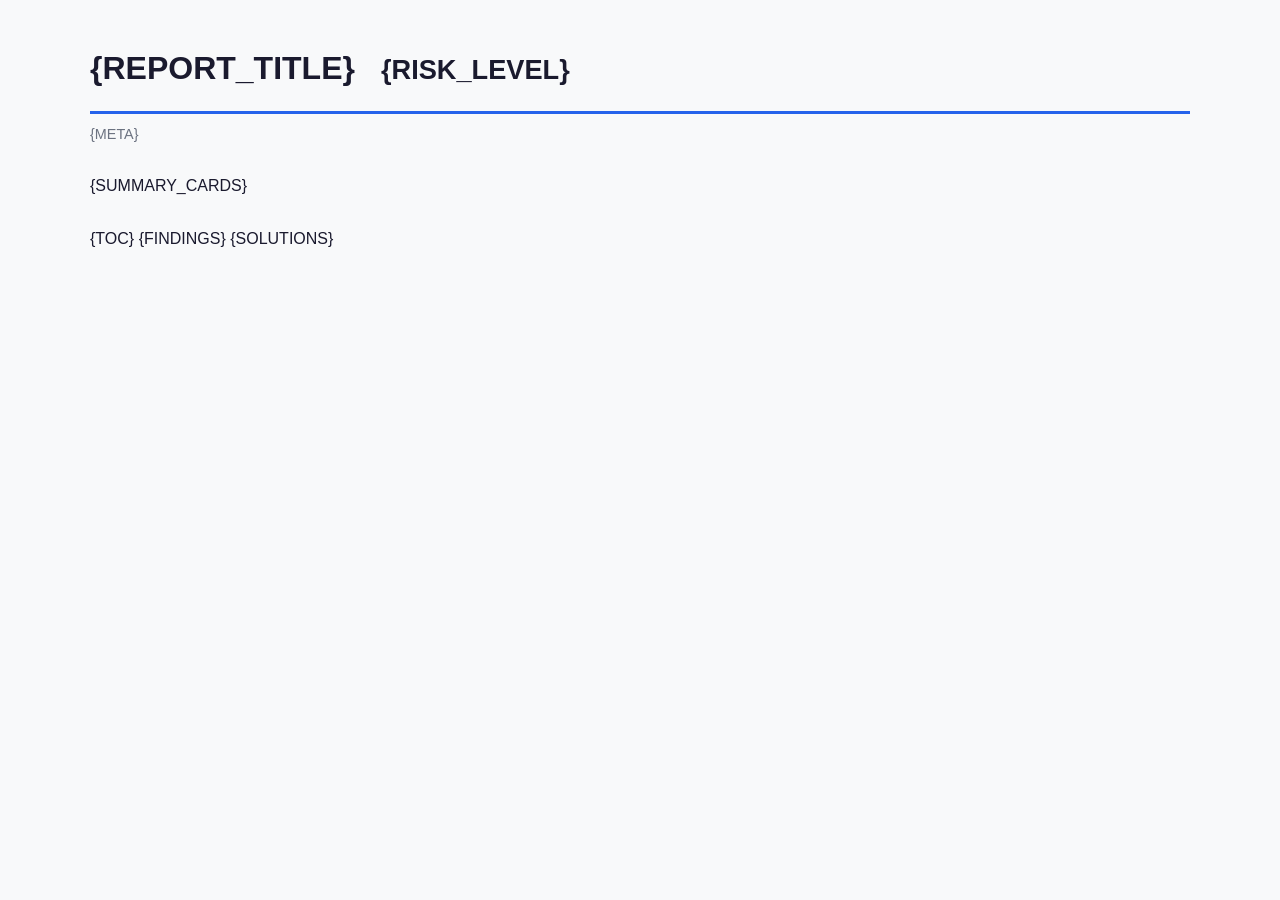
<file: analysis/code-constraint-analyzer/references/report-template.html>
<!DOCTYPE html>
<html lang="zh-CN">
<head>
<meta charset="UTF-8">
<meta name="viewport" content="width=device-width, initial-scale=1.0">
<title>{REPORT_TITLE}</title>
<style>
/* === 页面基础 === */
body { font-family: -apple-system, "Microsoft YaHei", sans-serif; max-width: 1100px; margin: 0 auto; padding: 40px 20px; color: #1a1a2e; line-height: 1.8; background: #f8f9fa; }
h1 { font-size: 2em; border-bottom: 3px solid #2563eb; padding-bottom: 12px; margin: 0 0 8px 0; }
h2 { font-size: 1.4em; border-bottom: 2px solid #93c5fd; padding-bottom: 8px; margin-top: 40px; }
h3 { font-size: 1.15em; margin-top: 28px; color: #1e40af; }

/* === 元信息 === */
.meta { font-size: 0.9em; color: #6b7280; margin-bottom: 24px; }
.meta span { margin-right: 20px; }

/* === Badge === */
.badge { display: inline-block; padding: 4px 14px; border-radius: 14px; font-size: 0.85em; font-weight: 700; margin-left: 12px; }
.badge-high { background: #fee2e2; color: #991b1b; }
.badge-medium { background: #fef3c7; color: #92400e; }
.badge-low { background: #d1fae5; color: #065f46; }

/* === 汇总表 === */
.summary { display: flex; gap: 16px; margin: 24px 0; flex-wrap: wrap; }
.summary-card { flex: 1; min-width: 140px; text-align: center; padding: 20px; border-radius: 12px; }
.summary-card.high-card { background: #fee2e2; border: 2px solid #fecaca; }
.summary-card.medium-card { background: #fef3c7; border: 2px solid #fde68a; }
.summary-card.low-card { background: #d1fae5; border: 2px solid #a7f3d0; }
.summary-card .count { font-size: 2.5em; font-weight: 800; }
.summary-card .label { font-size: 0.9em; color: #6b7280; margin-top: 4px; }

/* === 表格 === */
table { width: 100%; border-collapse: collapse; margin: 16px 0; font-size: 0.9em; }
th, td { border: 1px solid #d1d5db; padding: 10px 14px; text-align: left; vertical-align: top; }
th { background: #eff6ff; font-weight: 600; white-space: nowrap; }
tr:nth-child(even) { background: #f9fafb; }

/* === 代码块 === */
pre { background: #1e293b; color: #e2e8f0; padding: 16px 20px; border-radius: 8px; overflow-x: auto; font-size: 0.85em; line-height: 1.6; }
code { font-family: "Cascadia Code", "JetBrains Mono", Consolas, monospace; }
p code, li code { background: #e5e7eb; padding: 2px 6px; border-radius: 4px; font-size: 0.9em; color: #1e40af; }
.file-path { color: #6b7280; font-size: 0.85em; }
.file-path code { background: none; color: #6b7280; }

/* === 信息块 === */
.note { border-left: 4px solid #2563eb; background: #eff6ff; padding: 12px 16px; margin: 16px 0; border-radius: 0 8px 8px 0; }
.note.warn { border-color: #f59e0b; background: #fffbeb; }
.note.danger { border-color: #dc2626; background: #fef2f2; }
.note-title { font-weight: 700; margin-bottom: 4px; }

/* === 方案对比 === */
.before-after { display: flex; gap: 16px; margin: 16px 0; }
.before-after > div { flex: 1; }
.before-label { color: #dc2626; font-weight: 700; }
.after-label { color: #10b981; font-weight: 700; }

/* === TOC === */
.toc { background: #fff; border: 1px solid #e5e7eb; border-radius: 8px; padding: 16px 24px; margin: 24px 0; }
.toc h3 { margin-top: 0; }
.toc ol { padding-left: 20px; }
.toc li { margin: 4px 0; }

/* === 打印 === */
@media print { body { max-width: none; } .before-after { display: block; } }
</style>
</head>
<body>

<!-- PLACEHOLDER: {REPORT_TITLE} → 报告主标题，如 "无效代码 — 分析报告" -->
<h1>{REPORT_TITLE}<span class="badge badge-{RISK_LEVEL_CLASS}">{RISK_LEVEL}</span></h1>

<div class="meta">
<!-- PLACEHOLDER: {META} → 代码库信息 + 扫描时间 -->
{META}
</div>

<!-- PLACEHOLDER: {SUMMARY_CARDS} → 汇总卡片 -->
<div class="summary">{SUMMARY_CARDS}</div>

<!-- PLACEHOLDER: {TOC} → 目录 -->
{TOC}

<!-- PLACEHOLDER: {FINDINGS} → 每条发现的详细内容（文件+行号+代码片段+风险+方案） -->
{FINDINGS}

<!-- PLACEHOLDER: {SOLUTIONS} → 优化方案区（仅 high/medium 桶包含 before/after + 单测表） -->
{SOLUTIONS}

</body>
</html>
</file>
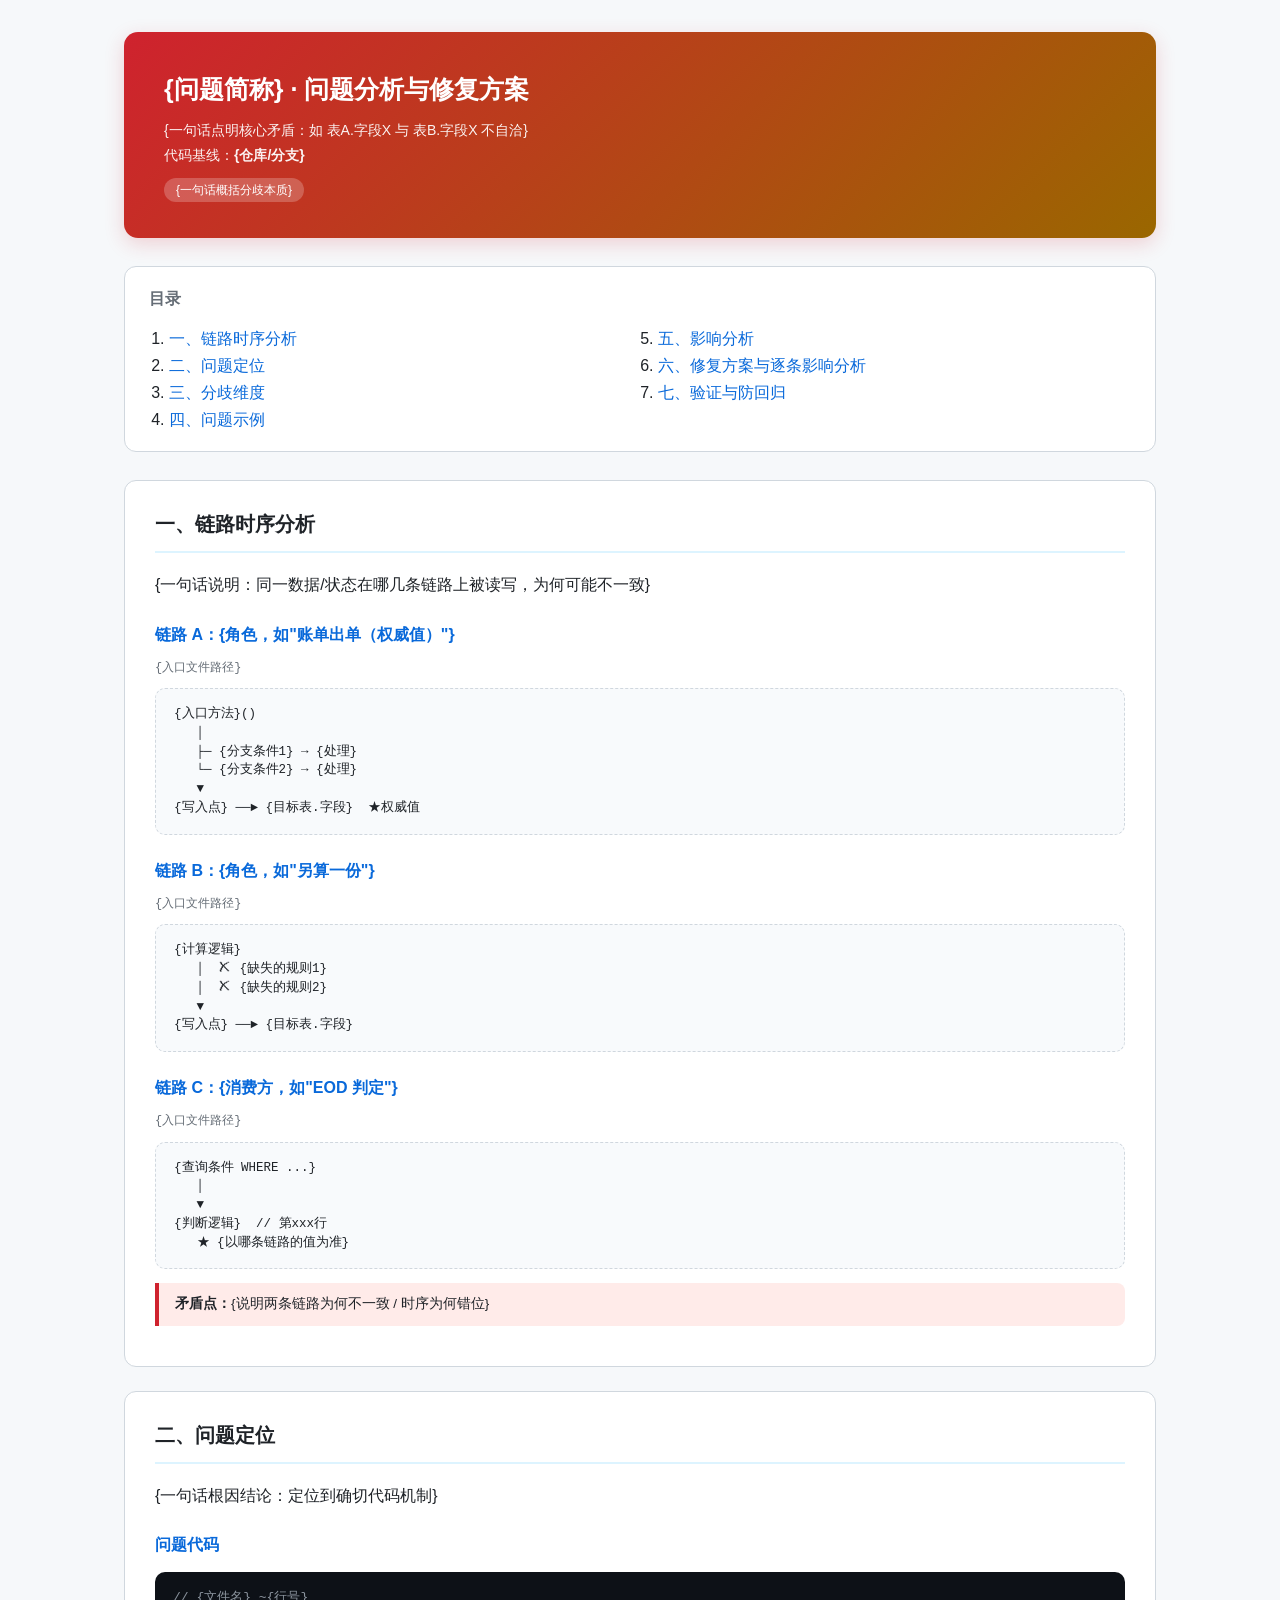
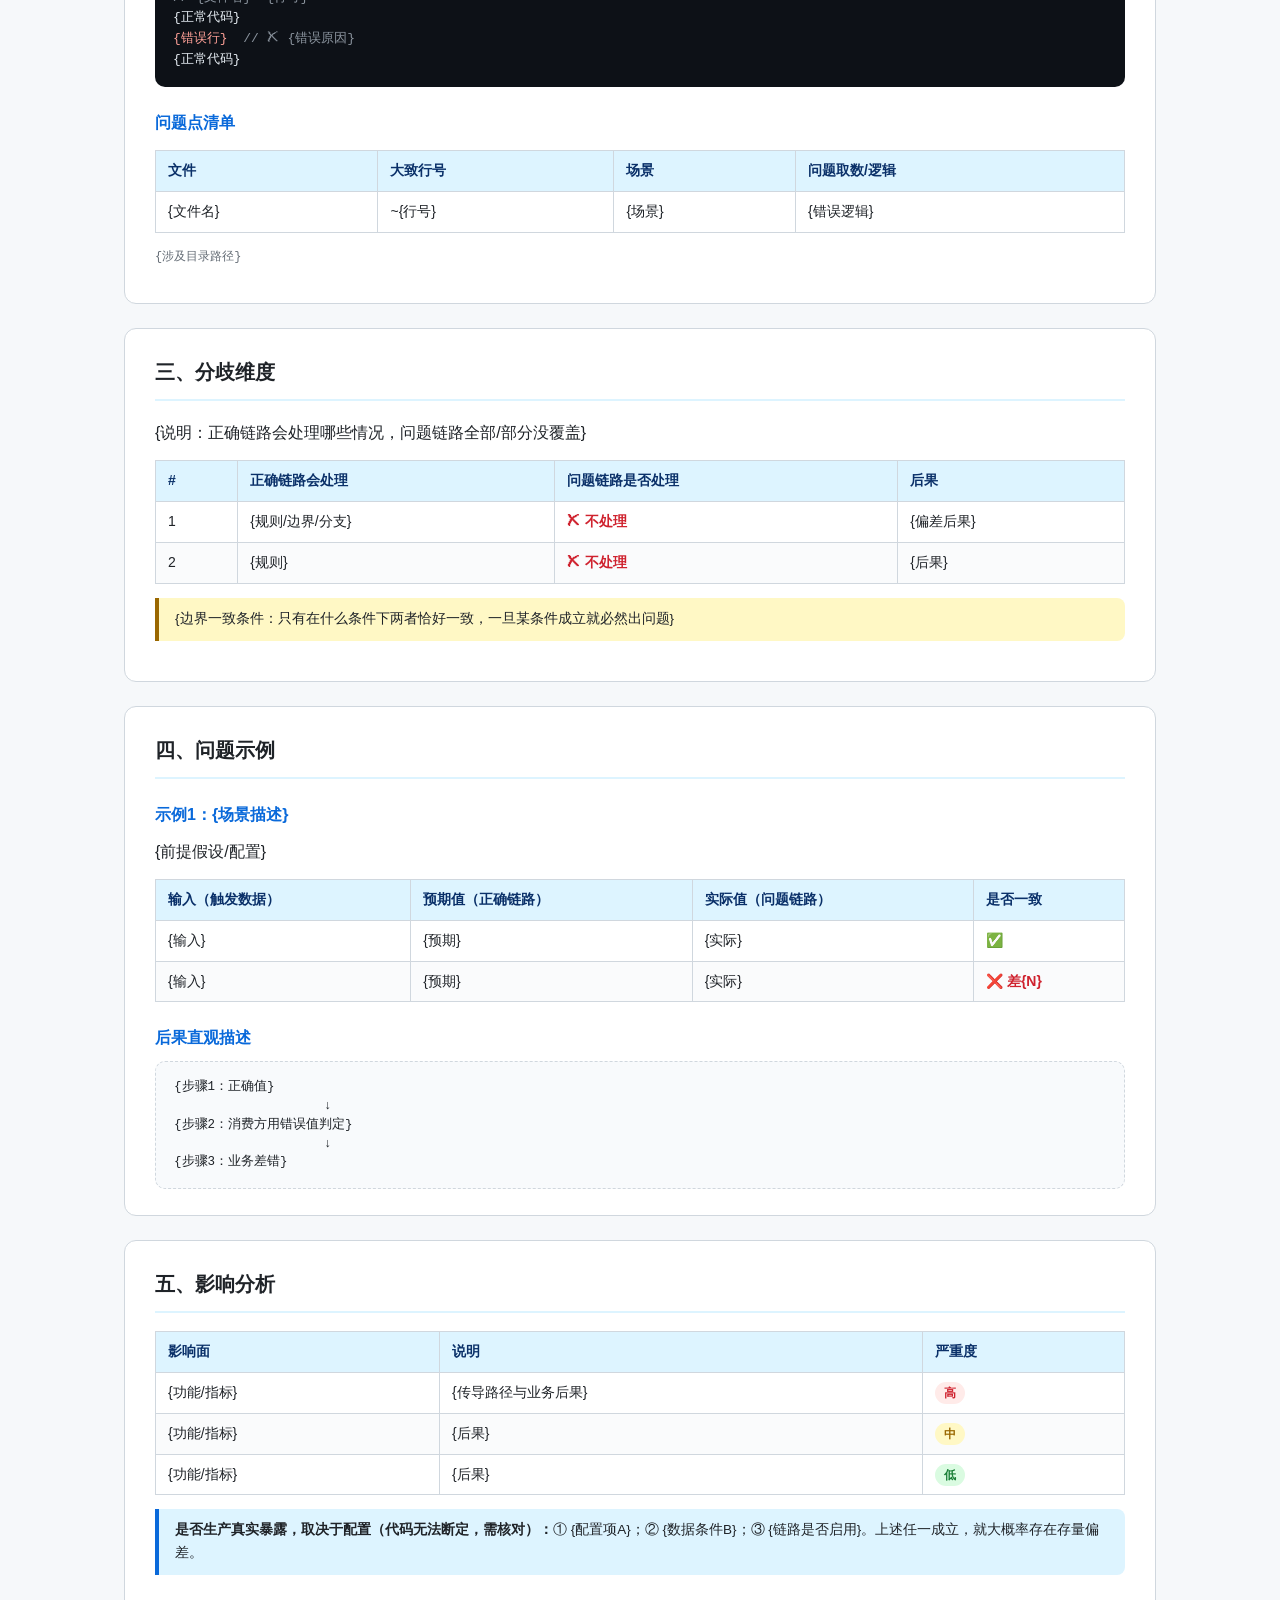
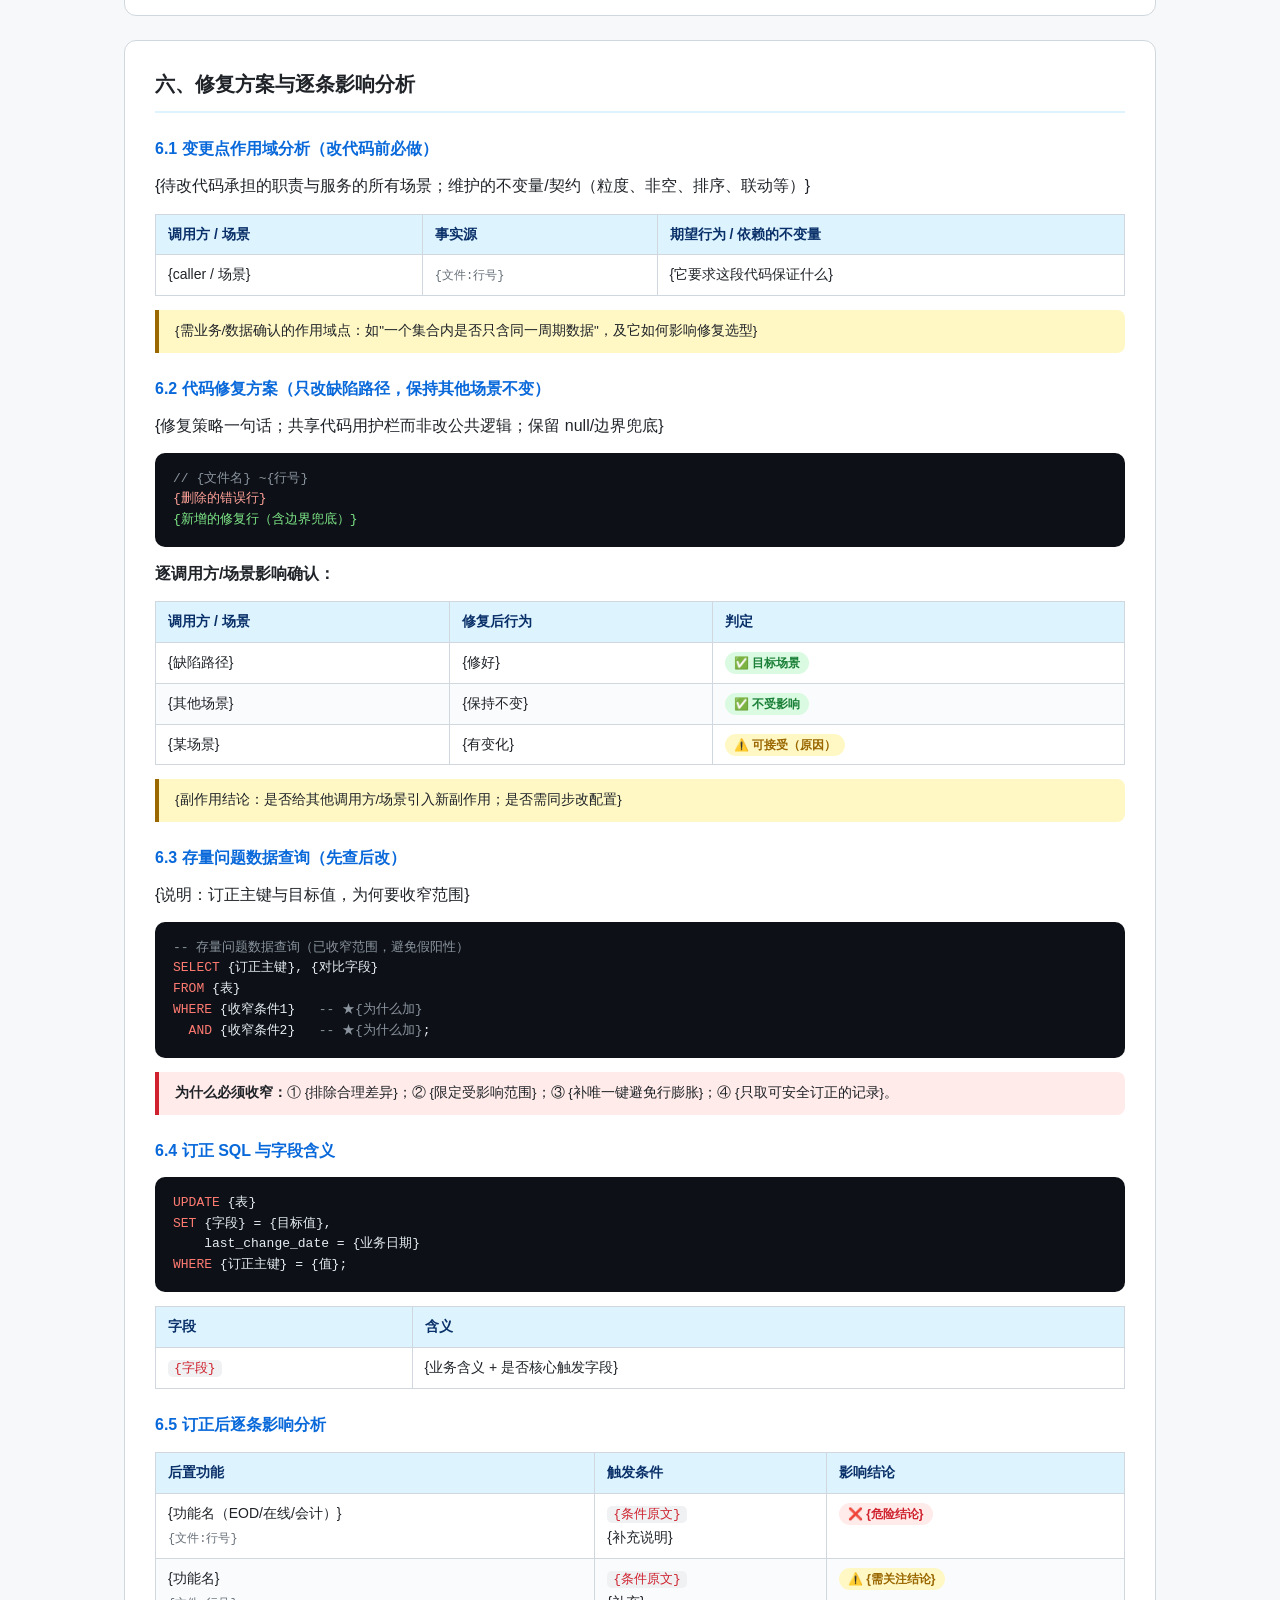
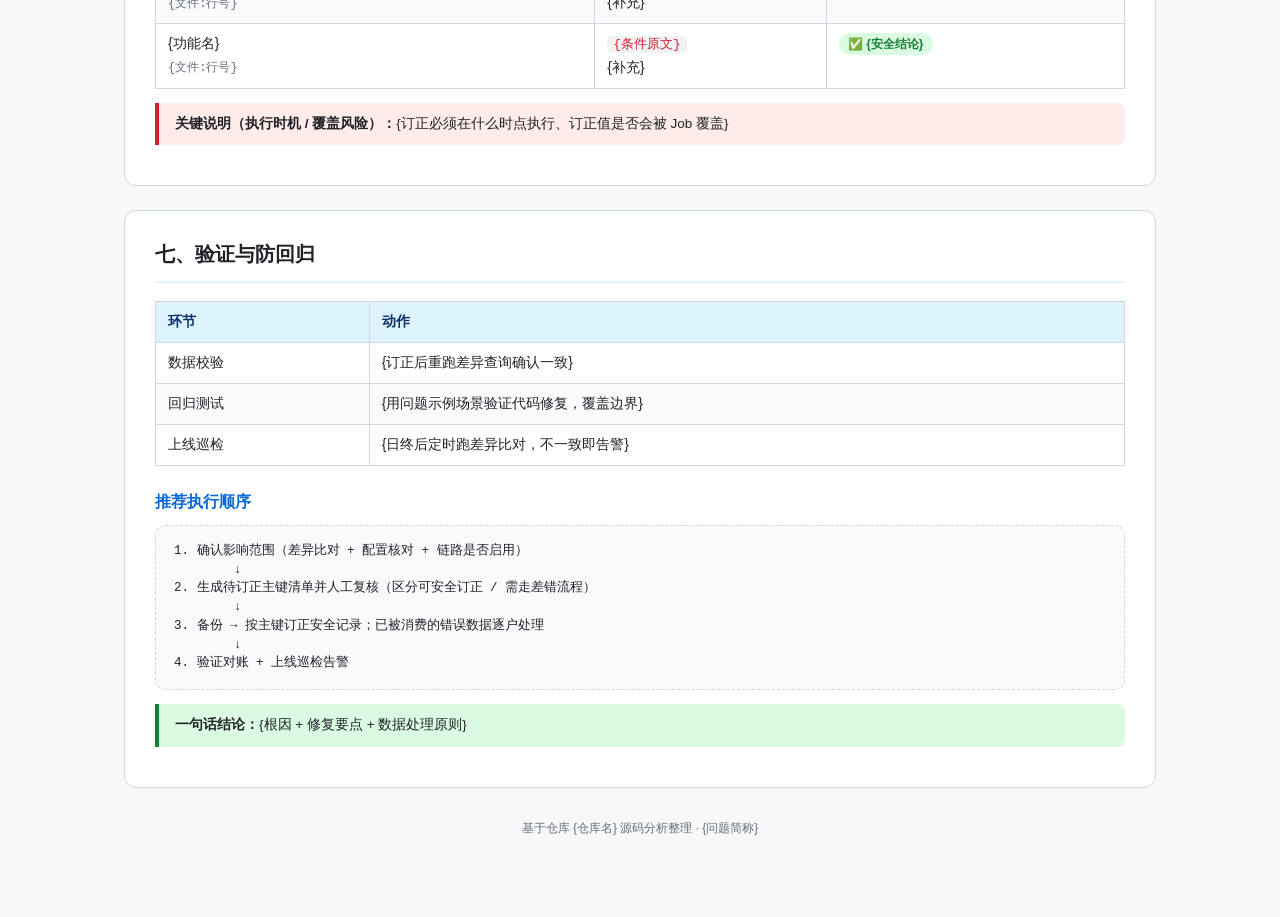
<file: analysis/defect-analyzer/references/report-template.html>
<!DOCTYPE html>
<html lang="zh-CN">
<head>
<meta charset="UTF-8">
<meta name="viewport" content="width=device-width, initial-scale=1.0">
<title>{问题简称} · 问题分析与修复方案</title>
<style>
  :root {
    --bg: #f6f8fa; --card: #ffffff; --ink: #1f2328; --muted: #656d76;
    --line: #d0d7de; --accent: #0969da; --accent-soft: #ddf4ff;
    --green: #1a7f37; --green-soft: #dafbe1;
    --orange: #9a6700; --orange-soft: #fff8c5;
    --red: #cf222e; --red-soft: #ffebe9;
    --code-bg: #0d1117; --code-ink: #e6edf3;
  }
  * { box-sizing: border-box; }
  body { margin:0; font-family:-apple-system,BlinkMacSystemFont,"Segoe UI","Microsoft YaHei",sans-serif;
    background:var(--bg); color:var(--ink); line-height:1.7; }
  .wrap { max-width:1080px; margin:0 auto; padding:32px 24px 80px; }
  header { background:linear-gradient(135deg,#cf222e,#9a6700); color:#fff;
    padding:36px 40px; border-radius:14px; margin-bottom:28px; box-shadow:0 6px 20px rgba(207,34,46,.18); }
  header h1 { margin:0 0 8px; font-size:25px; }
  header p { margin:2px 0; opacity:.94; font-size:14px; }
  .badge { display:inline-block; background:rgba(255,255,255,.22); padding:2px 12px;
    border-radius:20px; font-size:12px; margin-top:8px; }
  .toc { background:var(--card); border:1px solid var(--line); border-radius:12px; padding:18px 24px; margin-bottom:28px; }
  .toc h2 { margin:0 0 12px; font-size:16px; color:var(--muted); }
  .toc ol { margin:0; padding-left:20px; columns:2; }
  .toc a { color:var(--accent); text-decoration:none; }
  .toc a:hover { text-decoration:underline; }
  section { background:var(--card); border:1px solid var(--line); border-radius:12px; padding:26px 30px; margin-bottom:24px; }
  h2.sec { margin:0 0 18px; font-size:20px; padding-bottom:10px; border-bottom:2px solid var(--accent-soft); }
  h3 { font-size:16px; margin:22px 0 10px; color:var(--accent); }
  p { margin:10px 0; }
  code.inline { background:#eff1f3; padding:1px 6px; border-radius:5px;
    font-family:"SFMono-Regular",Consolas,monospace; font-size:13px; color:#cf222e; }
  pre { background:var(--code-bg); color:var(--code-ink); padding:16px 18px; border-radius:10px;
    overflow-x:auto; font-family:"SFMono-Regular",Consolas,monospace; font-size:13px; line-height:1.6; }
  pre .cmt { color:#8b949e; } pre .kw { color:#ff7b72; } pre .str { color:#a5d6ff; }
  pre .add { color:#7ee787; } pre .del { color:#ffa198; }
  .flow { background:#f8fafc; border:1px dashed var(--line); border-radius:10px; padding:16px 18px;
    overflow-x:auto; font-family:"SFMono-Regular",Consolas,monospace; font-size:12.5px;
    line-height:1.5; white-space:pre; color:var(--ink); }
  table { width:100%; border-collapse:collapse; margin:14px 0; font-size:14px; }
  th,td { border:1px solid var(--line); padding:8px 12px; text-align:left; vertical-align:top; }
  th { background:var(--accent-soft); color:#0a3069; font-weight:600; }
  tr:nth-child(even) td { background:#fafbfc; }
  td.ok { color:var(--green); font-weight:600; }
  td.bad { color:var(--red); font-weight:600; }
  .tag { display:inline-block; font-size:12px; padding:1px 9px; border-radius:20px; font-weight:600; margin-right:4px; }
  .tag.a { background:var(--accent-soft); color:#0a3069; }
  .tag.g { background:var(--green-soft); color:var(--green); }
  .tag.o { background:var(--orange-soft); color:var(--orange); }
  .tag.r { background:var(--red-soft); color:var(--red); }
  .note { border-left:4px solid var(--accent); background:var(--accent-soft);
    padding:10px 16px; border-radius:0 8px 8px 0; margin:14px 0; font-size:13.5px; }
  .note.warn { border-color:var(--orange); background:var(--orange-soft); }
  .note.danger { border-color:var(--red); background:var(--red-soft); }
  .note.ok { border-color:var(--green); background:var(--green-soft); }
  ul.src { margin:10px 0; padding-left:0; list-style:none; }
  ul.src li { padding:6px 0 6px 26px; position:relative; border-bottom:1px dashed var(--line); }
  ul.src li:before { content:"▸"; position:absolute; left:6px; color:var(--accent); }
  .path { font-size:12px; color:var(--muted); font-family:Consolas,monospace; word-break:break-all; }
  .stepitem { display:flex; gap:14px; margin:14px 0; }
  .stepnum { flex:0 0 34px; height:34px; color:#fff; border-radius:50%;
    display:flex; align-items:center; justify-content:center; font-weight:700; }
  .stepbody { flex:1; }
  footer { text-align:center; color:var(--muted); font-size:12px; margin-top:30px; }
</style>
</head>
<body>
<div class="wrap">

  <!-- ==================== 标题区 ==================== -->
  <header>
    <h1>{问题简称} · 问题分析与修复方案</h1>
    <p>{一句话点明核心矛盾：如 表A.字段X 与 表B.字段X 不自洽}</p>
    <p>代码基线：<strong>{仓库/分支}</strong></p>
    <span class="badge">{一句话概括分歧本质}</span>
  </header>

  <!-- ==================== 目录 ==================== -->
  <nav class="toc">
    <h2>目录</h2>
    <ol>
      <li><a href="#seq">一、链路时序分析</a></li>
      <li><a href="#locate">二、问题定位</a></li>
      <li><a href="#diverge">三、分歧维度</a></li>
      <li><a href="#case">四、问题示例</a></li>
      <li><a href="#impact">五、影响分析</a></li>
      <li><a href="#fix">六、修复方案与逐条影响分析</a></li>
      <li><a href="#verify">七、验证与防回归</a></li>
    </ol>
  </nav>

  <!-- ==================== 一、链路时序分析（Step 2） ==================== -->
  <section id="seq">
    <h2 class="sec">一、链路时序分析</h2>
    <p>{一句话说明：同一数据/状态在哪几条链路上被读写，为何可能不一致}</p>

    <!-- 每条链路一个 flow 块，保留缩进/箭头/注释 -->
    <h3>链路 A：{角色，如"账单出单（权威值）"}</h3>
    <p class="path">{入口文件路径}</p>
    <div class="flow">{入口方法}()
   │
   ├─ {分支条件1} → {处理}
   └─ {分支条件2} → {处理}
   ▼
{写入点} ──► {目标表.字段}  ★权威值</div>

    <h3>链路 B：{角色，如"另算一份"}</h3>
    <p class="path">{入口文件路径}</p>
    <div class="flow">{计算逻辑}
   │  ✗ {缺失的规则1}
   │  ✗ {缺失的规则2}
   ▼
{写入点} ──► {目标表.字段}</div>

    <h3>链路 C：{消费方，如"EOD 判定"}</h3>
    <p class="path">{入口文件路径}</p>
    <div class="flow">{查询条件 WHERE ...}
   │
   ▼
{判断逻辑}  <span class="cmt">// 第xxx行</span>
   ★ {以哪条链路的值为准}</div>

    <div class="note danger"><strong>矛盾点：</strong>{说明两条链路为何不一致 / 时序为何错位}</div>
  </section>

  <!-- ==================== 二、问题定位（Step 3） ==================== -->
  <section id="locate">
    <h2 class="sec">二、问题定位</h2>
    <p>{一句话根因结论：定位到确切代码机制}</p>

    <h3>问题代码</h3>
    <pre><span class="cmt">// {文件名} ~{行号}</span>
{正常代码}
<span class="del">{错误行}</span>  <span class="cmt">// ✗ {错误原因}</span>
{正常代码}</pre>

    <h3>问题点清单</h3>
    <table>
      <thead><tr><th>文件</th><th>大致行号</th><th>场景</th><th>问题取数/逻辑</th></tr></thead>
      <tbody>
        <tr><td>{文件名}</td><td>~{行号}</td><td>{场景}</td><td>{错误逻辑}</td></tr>
      </tbody>
    </table>
    <p class="path">{涉及目录路径}</p>
  </section>

  <!-- ==================== 三、分歧维度（Step 4 第1部分） ==================== -->
  <section id="diverge">
    <h2 class="sec">三、分歧维度</h2>
    <p>{说明：正确链路会处理哪些情况，问题链路全部/部分没覆盖}</p>
    <table>
      <thead><tr><th>#</th><th>正确链路会处理</th><th>问题链路是否处理</th><th>后果</th></tr></thead>
      <tbody>
        <tr><td>1</td><td>{规则/边界/分支}</td><td class="bad">✗ 不处理</td><td>{偏差后果}</td></tr>
        <tr><td>2</td><td>{规则}</td><td class="bad">✗ 不处理</td><td>{后果}</td></tr>
      </tbody>
    </table>
    <div class="note warn">{边界一致条件：只有在什么条件下两者恰好一致，一旦某条件成立就必然出问题}</div>
  </section>

  <!-- ==================== 四、问题示例（Step 4 第2部分） ==================== -->
  <section id="case">
    <h2 class="sec">四、问题示例</h2>

    <h3>示例1：{场景描述}</h3>
    <p>{前提假设/配置}</p>
    <table>
      <thead><tr><th>输入（触发数据）</th><th>预期值（正确链路）</th><th>实际值（问题链路）</th><th>是否一致</th></tr></thead>
      <tbody>
        <tr><td>{输入}</td><td>{预期}</td><td>{实际}</td><td class="ok">✅</td></tr>
        <tr><td>{输入}</td><td>{预期}</td><td>{实际}</td><td class="bad">❌ 差{N}</td></tr>
      </tbody>
    </table>

    <h3>后果直观描述</h3>
    <div class="flow">{步骤1：正确值}
                    ↓
{步骤2：消费方用错误值判定}
                    ↓
{步骤3：业务差错}</div>
  </section>

  <!-- ==================== 五、影响分析（Step 5） ==================== -->
  <section id="impact">
    <h2 class="sec">五、影响分析</h2>
    <table>
      <thead><tr><th>影响面</th><th>说明</th><th>严重度</th></tr></thead>
      <tbody>
        <tr><td>{功能/指标}</td><td>{传导路径与业务后果}</td><td><span class="tag r">高</span></td></tr>
        <tr><td>{功能/指标}</td><td>{后果}</td><td><span class="tag o">中</span></td></tr>
        <tr><td>{功能/指标}</td><td>{后果}</td><td><span class="tag g">低</span></td></tr>
      </tbody>
    </table>
    <div class="note"><strong>是否生产真实暴露，取决于配置（代码无法断定，需核对）：</strong>① {配置项A}；② {数据条件B}；③ {链路是否启用}。上述任一成立，就大概率存在存量偏差。</div>
  </section>

  <!-- ==================== 六、修复方案与逐条影响分析（Step 6） ==================== -->
  <section id="fix">
    <h2 class="sec">六、修复方案与逐条影响分析</h2>

    <h3>6.1 变更点作用域分析（改代码前必做）</h3>
    <p>{待改代码承担的职责与服务的所有场景；维护的不变量/契约（粒度、非空、排序、联动等）}</p>
    <table>
      <thead><tr><th>调用方 / 场景</th><th>事实源</th><th>期望行为 / 依赖的不变量</th></tr></thead>
      <tbody>
        <tr><td>{caller / 场景}</td><td><span class="path">{文件:行号}</span></td><td>{它要求这段代码保证什么}</td></tr>
      </tbody>
    </table>
    <div class="note warn">{需业务/数据确认的作用域点：如"一个集合内是否只含同一周期数据"，及它如何影响修复选型}</div>

    <h3>6.2 代码修复方案（只改缺陷路径，保持其他场景不变）</h3>
    <p>{修复策略一句话；共享代码用护栏而非改公共逻辑；保留 null/边界兜底}</p>
    <pre><span class="cmt">// {文件名} ~{行号}</span>
<span class="del">{删除的错误行}</span>
<span class="add">{新增的修复行（含边界兜底）}</span></pre>
    <p><strong>逐调用方/场景影响确认：</strong></p>
    <table>
      <thead><tr><th>调用方 / 场景</th><th>修复后行为</th><th>判定</th></tr></thead>
      <tbody>
        <tr><td>{缺陷路径}</td><td>{修好}</td><td><span class="tag g">✅ 目标场景</span></td></tr>
        <tr><td>{其他场景}</td><td>{保持不变}</td><td><span class="tag g">✅ 不受影响</span></td></tr>
        <tr><td>{某场景}</td><td>{有变化}</td><td><span class="tag o">⚠️ 可接受（原因）</span></td></tr>
      </tbody>
    </table>
    <div class="note warn">{副作用结论：是否给其他调用方/场景引入新副作用；是否需同步改配置}</div>

    <h3>6.3 存量问题数据查询（先查后改）</h3>
    <p>{说明：订正主键与目标值，为何要收窄范围}</p>
    <pre><span class="cmt">-- 存量问题数据查询（已收窄范围，避免假阳性）</span>
<span class="kw">SELECT</span> {订正主键}, {对比字段}
<span class="kw">FROM</span> {表}
<span class="kw">WHERE</span> {收窄条件1}   <span class="cmt">-- ★{为什么加}</span>
  <span class="kw">AND</span> {收窄条件2}   <span class="cmt">-- ★{为什么加}</span>;</pre>
    <div class="note danger"><strong>为什么必须收窄：</strong>① {排除合理差异}；② {限定受影响范围}；③ {补唯一键避免行膨胀}；④ {只取可安全订正的记录}。</div>

    <h3>6.4 订正 SQL 与字段含义</h3>
    <pre><span class="kw">UPDATE</span> {表}
<span class="kw">SET</span> {字段} = {目标值},
    last_change_date = {业务日期}
<span class="kw">WHERE</span> {订正主键} = {值};</pre>
    <table>
      <thead><tr><th>字段</th><th>含义</th></tr></thead>
      <tbody>
        <tr><td><code class="inline">{字段}</code></td><td>{业务含义 + 是否核心触发字段}</td></tr>
      </tbody>
    </table>

    <h3>6.5 订正后逐条影响分析</h3>
    <table>
      <thead><tr><th>后置功能</th><th>触发条件</th><th>影响结论</th></tr></thead>
      <tbody>
        <tr>
          <td>{功能名（EOD/在线/会计）}<br><span class="path">{文件:行号}</span></td>
          <td><code class="inline">{条件原文}</code><br>{补充说明}</td>
          <td><span class="tag r">❌ {危险结论}</span></td>
        </tr>
        <tr>
          <td>{功能名}<br><span class="path">{文件:行号}</span></td>
          <td><code class="inline">{条件原文}</code><br>{补充}</td>
          <td><span class="tag o">⚠️ {需关注结论}</span></td>
        </tr>
        <tr>
          <td>{功能名}<br><span class="path">{文件:行号}</span></td>
          <td><code class="inline">{条件原文}</code><br>{补充}</td>
          <td><span class="tag g">✅ {安全结论}</span></td>
        </tr>
      </tbody>
    </table>
    <div class="note danger"><strong>关键说明（执行时机 / 覆盖风险）：</strong>{订正必须在什么时点执行、订正值是否会被 Job 覆盖}</div>
  </section>

  <!-- ==================== 七、验证与防回归（Step 6 第4部分） ==================== -->
  <section id="verify">
    <h2 class="sec">七、验证与防回归</h2>
    <table>
      <thead><tr><th>环节</th><th>动作</th></tr></thead>
      <tbody>
        <tr><td>数据校验</td><td>{订正后重跑差异查询确认一致}</td></tr>
        <tr><td>回归测试</td><td>{用问题示例场景验证代码修复，覆盖边界}</td></tr>
        <tr><td>上线巡检</td><td>{日终后定时跑差异比对，不一致即告警}</td></tr>
      </tbody>
    </table>

    <h3>推荐执行顺序</h3>
    <div class="flow">1. 确认影响范围（差异比对 + 配置核对 + 链路是否启用）
        ↓
2. 生成待订正主键清单并人工复核（区分可安全订正 / 需走差错流程）
        ↓
3. 备份 → 按主键订正安全记录；已被消费的错误数据逐户处理
        ↓
4. 验证对账 + 上线巡检告警</div>
    <div class="note ok"><strong>一句话结论：</strong>{根因 + 修复要点 + 数据处理原则}</div>
  </section>

  <footer>
    基于仓库 {仓库名} 源码分析整理 · {问题简称}
  </footer>
</div>
</body>
</html>
</file>
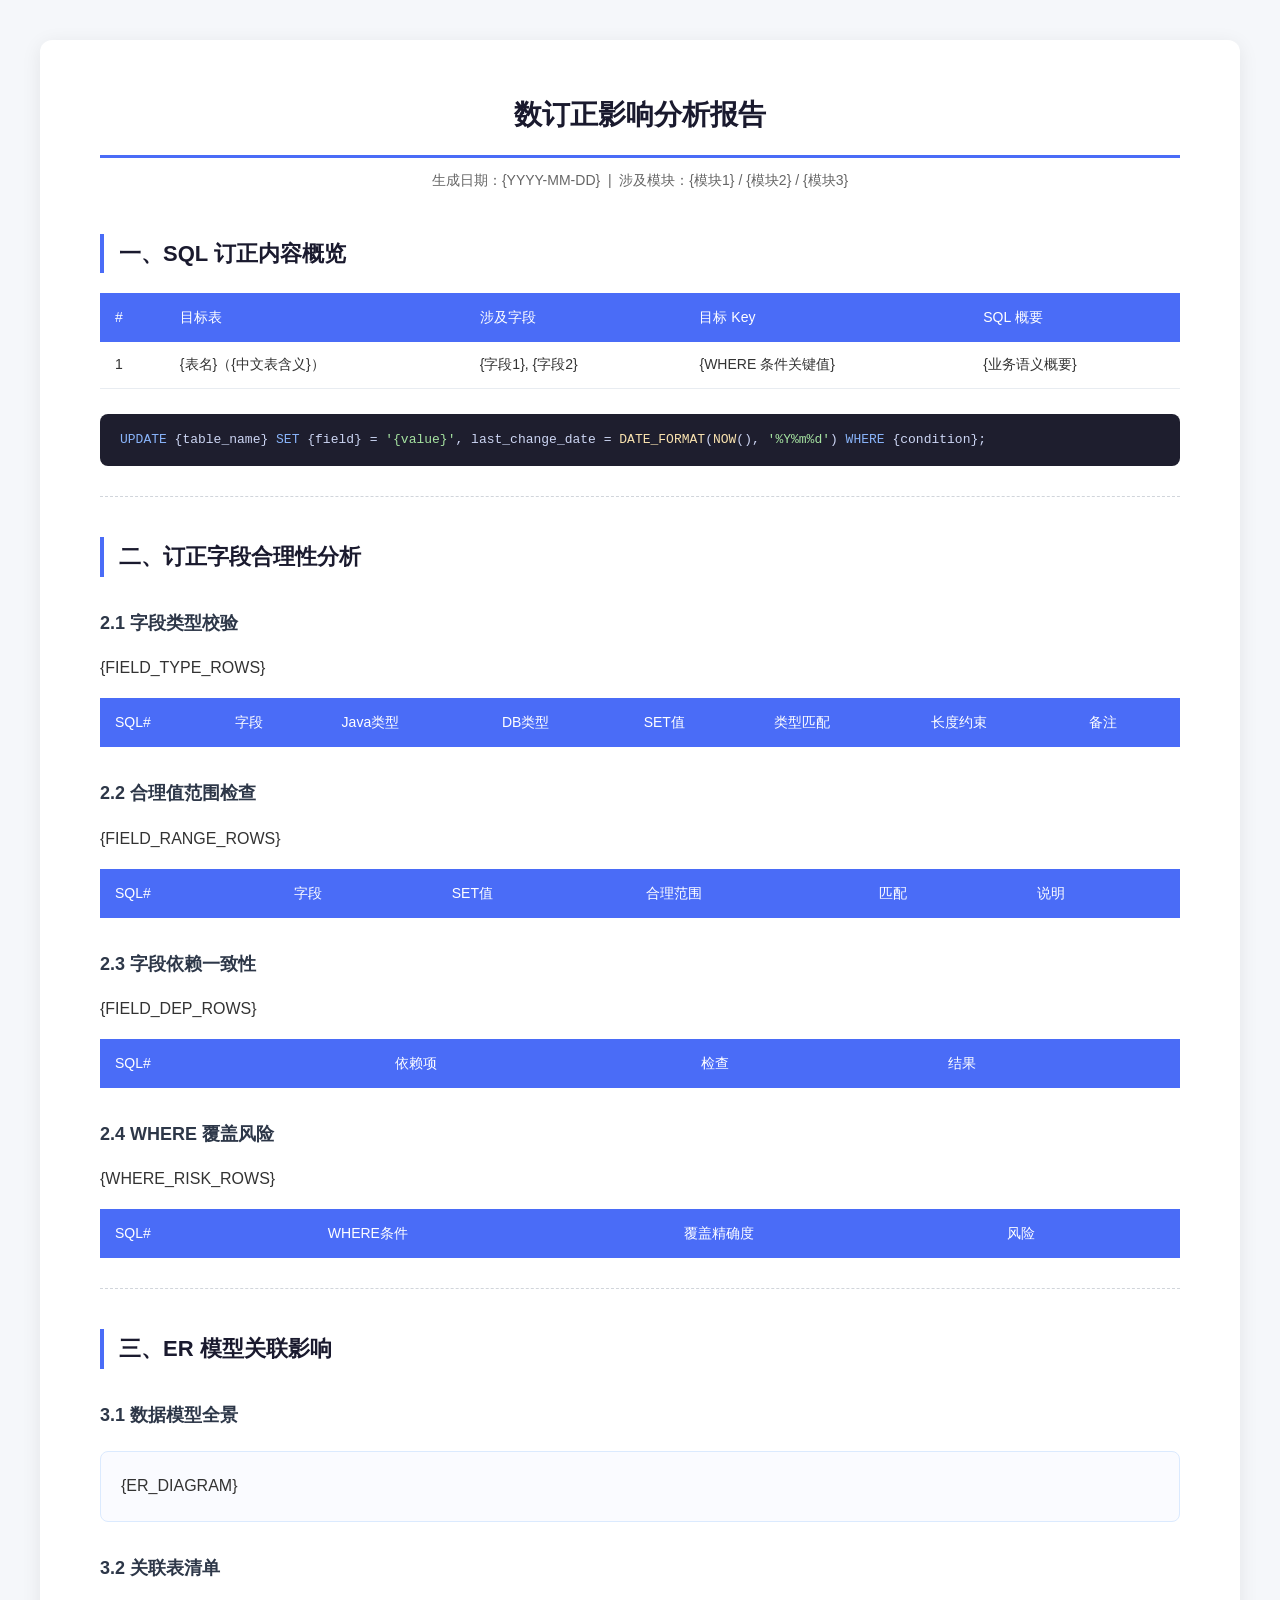
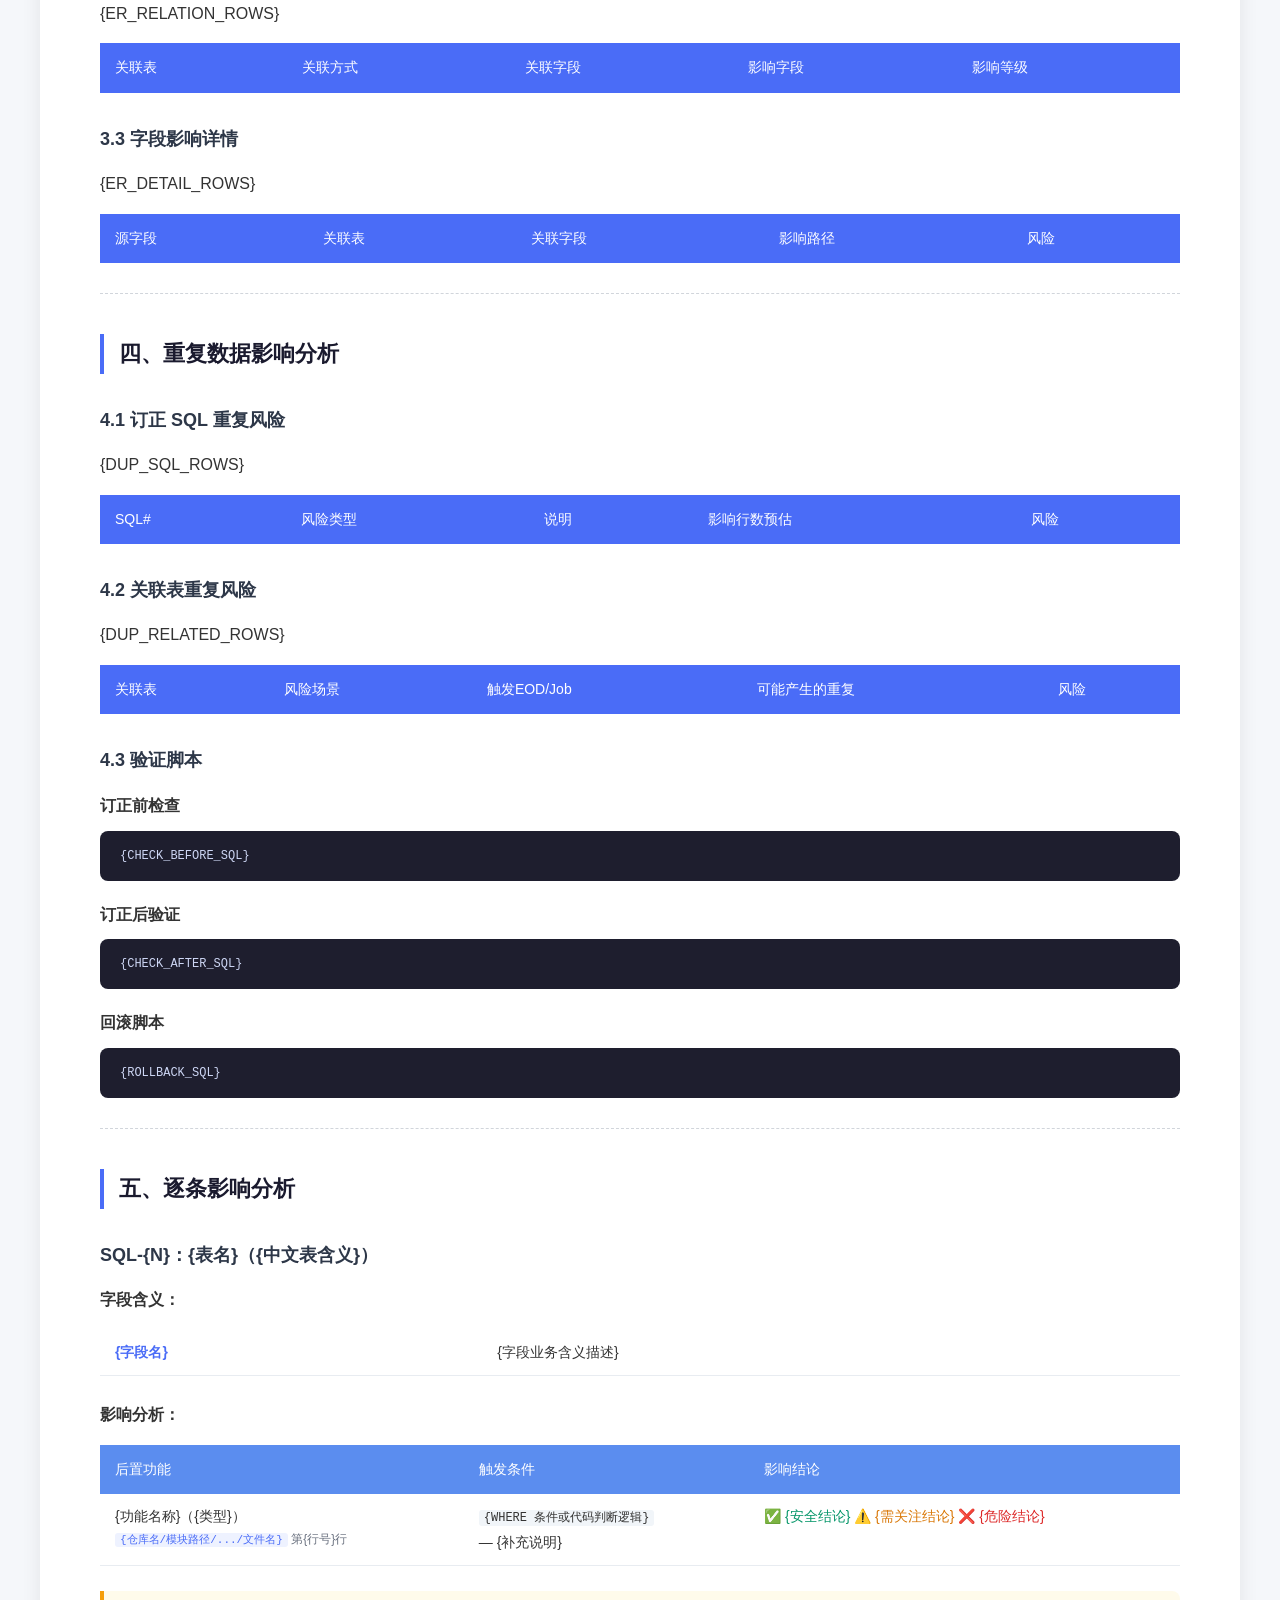
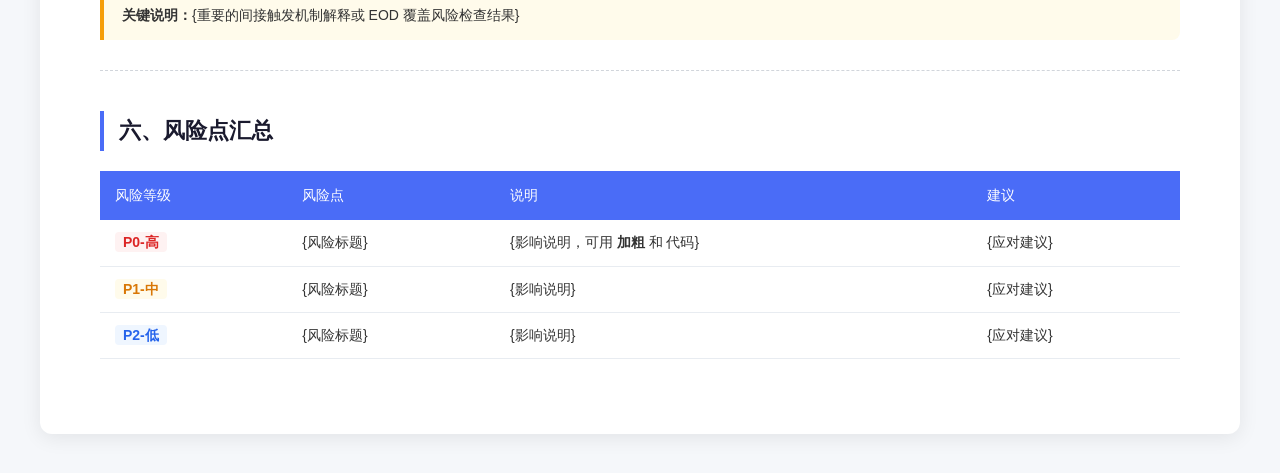
<file: analysis/sql-impact-analyzer/references/report-template.html>
<!DOCTYPE html>
<html lang="zh-CN">
<head>
    <meta charset="UTF-8">
    <meta name="viewport" content="width=device-width, initial-scale=1.0">
    <title>数订正影响分析报告</title>
    <style>
        * {
            margin: 0;
            padding: 0;
            box-sizing: border-box;
        }
        body {
            font-family: -apple-system, BlinkMacSystemFont, 'Segoe UI', 'PingFang SC', 'Hiragino Sans GB', 'Microsoft YaHei', sans-serif;
            line-height: 1.8;
            color: #333;
            background: #f5f7fa;
            padding: 40px 20px;
        }
        .container {
            max-width: 1200px;
            margin: 0 auto;
            background: #fff;
            border-radius: 12px;
            box-shadow: 0 4px 20px rgba(0,0,0,0.08);
            padding: 50px 60px;
        }
        h1 {
            text-align: center;
            color: #1a1a2e;
            font-size: 28px;
            margin-bottom: 10px;
            border-bottom: 3px solid #4a6cf7;
            padding-bottom: 15px;
        }
        .subtitle {
            text-align: center;
            color: #666;
            font-size: 14px;
            margin-bottom: 40px;
        }
        h2 {
            color: #1a1a2e;
            font-size: 22px;
            margin-top: 40px;
            margin-bottom: 20px;
            padding-left: 15px;
            border-left: 4px solid #4a6cf7;
        }
        h3 {
            color: #2d3748;
            font-size: 18px;
            margin-top: 30px;
            margin-bottom: 15px;
        }
        table {
            width: 100%;
            border-collapse: collapse;
            margin: 15px 0 25px 0;
            font-size: 14px;
        }
        th {
            background: #4a6cf7;
            color: #fff;
            padding: 12px 15px;
            text-align: left;
            font-weight: 500;
        }
        td {
            padding: 10px 15px;
            border-bottom: 1px solid #e8ecf1;
            vertical-align: top;
        }
        tr:hover td {
            background: #f8f9ff;
        }
        .sql-block {
            background: #1e1e2e;
            color: #cdd6f4;
            padding: 16px 20px;
            border-radius: 8px;
            font-family: 'JetBrains Mono', 'Fira Code', monospace;
            font-size: 13px;
            overflow-x: auto;
            margin: 10px 0 20px 0;
            line-height: 1.6;
        }
        .sql-block .keyword {
            color: #89b4fa;
        }
        .sql-block .string {
            color: #a6e3a1;
        }
        .sql-block .function {
            color: #f9e2af;
        }
        .field-table td:first-child {
            font-weight: 600;
            color: #4a6cf7;
            white-space: nowrap;
        }
        .impact-table th {
            background: #5b8def;
        }
        .impact-table .source-cell {
            font-size: 12px;
            color: #6b7280;
        }
        .impact-table .source-cell code {
            background: #eef2ff;
            padding: 1px 5px;
            border-radius: 3px;
            font-family: 'JetBrains Mono', monospace;
            font-size: 11px;
            color: #4a6cf7;
            word-break: break-all;
        }
        .impact-table .trigger-cell code {
            background: #f1f5f9;
            padding: 1px 5px;
            border-radius: 3px;
            font-family: 'JetBrains Mono', monospace;
            font-size: 12px;
        }
        .impact-table .conclusion-cell {
            font-weight: 500;
        }
        .safe-tag {
            color: #059669;
        }
        .warn-tag {
            color: #d97706;
        }
        .danger-tag {
            color: #dc2626;
        }
        .risk-table td:first-child {
            white-space: nowrap;
            font-weight: 700;
        }
        .risk-p0 {
            color: #dc2626;
            background: #fef2f2;
            padding: 2px 8px;
            border-radius: 4px;
        }
        .risk-p1 {
            color: #d97706;
            background: #fffbeb;
            padding: 2px 8px;
            border-radius: 4px;
        }
        .risk-p2 {
            color: #2563eb;
            background: #eff6ff;
            padding: 2px 8px;
            border-radius: 4px;
        }
        .note {
            background: #fffbeb;
            border-left: 4px solid #f59e0b;
            padding: 12px 18px;
            margin: 15px 0;
            border-radius: 0 8px 8px 0;
            font-size: 14px;
        }
        .divider {
            border: none;
            border-top: 1px dashed #d1d5db;
            margin: 30px 0;
        }

        .er-diagram {
            margin: 20px 0;
            padding: 20px;
            background: #fafbff;
            border: 1px solid #dbeafe;
            border-radius: 8px;
            overflow-x: auto;
        }
        .er-table {
            margin: 8px 0;
            font-size: 13px;
        }
        .er-table caption {
            font-weight: 700;
            color: #1e40af;
            text-align: left;
            padding: 8px 0;
            font-size: 14px;
        }
        .er-table .field-impact {
            background: #fff7ed;
            font-weight: 600;
            color: #c2410c;
        }
        .er-table .field-indirect {
            background: #fffbf0;
            color: #92400e;
        }
        .er-relation {
            display: flex;
            align-items: flex-start;
            gap: 12px;
            margin: 12px 0;
            flex-wrap: wrap;
        }
        .er-arrow {
            color: #6b7280;
            font-size: 13px;
            padding: 20px 0;
            white-space: nowrap;
        }
        .field-check-table td:first-child {
            font-weight: 600;
            color: #4a6cf7;
        }
        .sql-script {
            background: #1e1e2e;
            color: #cdd6f4;
            padding: 16px 20px;
            border-radius: 8px;
            font-family: 'JetBrains Mono', monospace;
            font-size: 12px;
            overflow-x: auto;
            margin: 10px 0 20px 0;
            line-height: 1.5;
            white-space: pre;
        }
        .sql-script .comment {
            color: #6c7086;
        }

    </style>
</head>
<body>
<div class="container">

    <!-- ==================== 标题区 ==================== -->
    <h1>数订正影响分析报告</h1>
    <p class="subtitle">生成日期：{YYYY-MM-DD} &nbsp;|&nbsp; 涉及模块：{模块1} / {模块2} / {模块3}</p>

    <!-- ==================== 一、SQL 订正内容概览 ==================== -->
    <h2>一、SQL 订正内容概览</h2>
    <table>
        <thead>
            <tr>
                <th>#</th>
                <th>目标表</th>
                <th>涉及字段</th>
                <th>目标 Key</th>
                <th>SQL 概要</th>
            </tr>
        </thead>
        <tbody>
            <tr>
                <td>1</td>
                <td>{表名}（{中文表含义}）</td>
                <td>{字段1}, {字段2}</td>
                <td>{WHERE 条件关键值}</td>
                <td>{业务语义概要}</td>
            </tr>
        </tbody>
    </table>

    <!-- SQL 原文（带语法高亮） -->
    <div class="sql-block">
<span class="keyword">UPDATE</span> {table_name}
<span class="keyword">SET</span> {field} = <span class="string">'{value}'</span>,
    last_change_date = <span class="function">DATE_FORMAT</span>(<span class="function">NOW</span>(), <span class="string">'%Y%m%d'</span>)
<span class="keyword">WHERE</span> {condition};
    </div>

    <hr class="divider">

    <!-- ==================== 二、订正字段合理性分析 ==================== -->
    <h2>二、订正字段合理性分析</h2>

    <h3>2.1 字段类型校验</h3>
    <table class="field-check-table">
        <thead><tr><th>SQL#</th><th>字段</th><th>Java类型</th><th>DB类型</th><th>SET值</th><th>类型匹配</th><th>长度约束</th><th>备注</th></tr></thead>
        <tbody>{FIELD_TYPE_ROWS}</tbody>
    </table>

    <h3>2.2 合理值范围检查</h3>
    <table>
        <thead><tr><th>SQL#</th><th>字段</th><th>SET值</th><th>合理范围</th><th>匹配</th><th>说明</th></tr></thead>
        <tbody>{FIELD_RANGE_ROWS}</tbody>
    </table>

    <h3>2.3 字段依赖一致性</h3>
    <table>
        <thead><tr><th>SQL#</th><th>依赖项</th><th>检查</th><th>结果</th></tr></thead>
        <tbody>{FIELD_DEP_ROWS}</tbody>
    </table>

    <h3>2.4 WHERE 覆盖风险</h3>
    <table>
        <thead><tr><th>SQL#</th><th>WHERE条件</th><th>覆盖精确度</th><th>风险</th></tr></thead>
        <tbody>{WHERE_RISK_ROWS}</tbody>
    </table>

    <hr class="divider">

    <!-- ==================== 三、ER 模型关联影响 ==================== -->
    <h2>三、ER 模型关联影响</h2>

    <h3>3.1 数据模型全景</h3>
    <div class="er-diagram">{ER_DIAGRAM}</div>

    <h3>3.2 关联表清单</h3>
    <table>
        <thead><tr><th>关联表</th><th>关联方式</th><th>关联字段</th><th>影响字段</th><th>影响等级</th></tr></thead>
        <tbody>{ER_RELATION_ROWS}</tbody>
    </table>

    <h3>3.3 字段影响详情</h3>
    <table>
        <thead><tr><th>源字段</th><th>关联表</th><th>关联字段</th><th>影响路径</th><th>风险</th></tr></thead>
        <tbody>{ER_DETAIL_ROWS}</tbody>
    </table>

    <hr class="divider">

    <!-- ==================== 四、重复数据影响分析 ==================== -->
    <h2>四、重复数据影响分析</h2>

    <h3>4.1 订正 SQL 重复风险</h3>
    <table>
        <thead><tr><th>SQL#</th><th>风险类型</th><th>说明</th><th>影响行数预估</th><th>风险</th></tr></thead>
        <tbody>{DUP_SQL_ROWS}</tbody>
    </table>

    <h3>4.2 关联表重复风险</h3>
    <table>
        <thead><tr><th>关联表</th><th>风险场景</th><th>触发EOD/Job</th><th>可能产生的重复</th><th>风险</th></tr></thead>
        <tbody>{DUP_RELATED_ROWS}</tbody>
    </table>

    <h3>4.3 验证脚本</h3>
    <h4>订正前检查</h4>
    <div class="sql-script">{CHECK_BEFORE_SQL}</div>

    <h4>订正后验证</h4>
    <div class="sql-script">{CHECK_AFTER_SQL}</div>

    <h4>回滚脚本</h4>
    <div class="sql-script">{ROLLBACK_SQL}</div>

    <hr class="divider">

    <!-- ==================== 五、逐条影响分析 ==================== -->
    <h2>五、逐条影响分析</h2>

    <!-- ===== SQL-N 模板（每条 SQL 重复此块） ===== -->
    <h3>SQL-{N}：{表名}（{中文表含义}）</h3>

    <p><strong>字段含义：</strong></p>
    <table class="field-table">
        <tr><td>{字段名}</td><td>{字段业务含义描述}</td></tr>
    </table>

    <!-- 整合后的影响分析表：后置功能 + 事实源 + 触发条件 + 影响结论 一体化 -->
    <p><strong>影响分析：</strong></p>
    <table class="impact-table">
        <thead>
            <tr>
                <th>后置功能</th>
                <th>触发条件</th>
                <th>影响结论</th>
            </tr>
        </thead>
        <tbody>
            <tr>
                <td>
                    {功能名称}（{类型}）
                    <div class="source-cell"><code>{仓库名/模块路径/.../文件名}</code> 第{行号}行</div>
                </td>
                <td class="trigger-cell">
                    <code>{WHERE 条件或代码判断逻辑}</code><br>
                    — {补充说明}
                </td>
                <td class="conclusion-cell">
                    <span class="safe-tag">✅ {安全结论}</span>
                    <!-- 或 -->
                    <span class="warn-tag">⚠️ {需关注结论}</span>
                    <!-- 或 -->
                    <span class="danger-tag">❌ {危险结论}</span>
                </td>
            </tr>
        </tbody>
    </table>

    <!-- 关键说明块（仅在有复杂间接触发逻辑时使用） -->
    <div class="note">
        <strong>关键说明：</strong>{重要的间接触发机制解释或 EOD 覆盖风险检查结果}
    </div>

    <hr class="divider">
    <!-- ===== SQL-N 模板结束 ===== -->

    <!-- ==================== 三、风险点汇总 ==================== -->
    <h2>六、风险点汇总</h2>
    <table class="risk-table">
        <thead>
            <tr>
                <th>风险等级</th>
                <th>风险点</th>
                <th>说明</th>
                <th>建议</th>
            </tr>
        </thead>
        <tbody>
            <tr>
                <td><span class="risk-p0">P0-高</span></td>
                <td>{风险标题}</td>
                <td>{影响说明，可用 <strong>加粗</strong> 和 <code>代码</code>}</td>
                <td>{应对建议}</td>
            </tr>
            <tr>
                <td><span class="risk-p1">P1-中</span></td>
                <td>{风险标题}</td>
                <td>{影响说明}</td>
                <td>{应对建议}</td>
            </tr>
            <tr>
                <td><span class="risk-p2">P2-低</span></td>
                <td>{风险标题}</td>
                <td>{影响说明}</td>
                <td>{应对建议}</td>
            </tr>
        </tbody>
    </table>

</div>
</body>
</html>
</file>
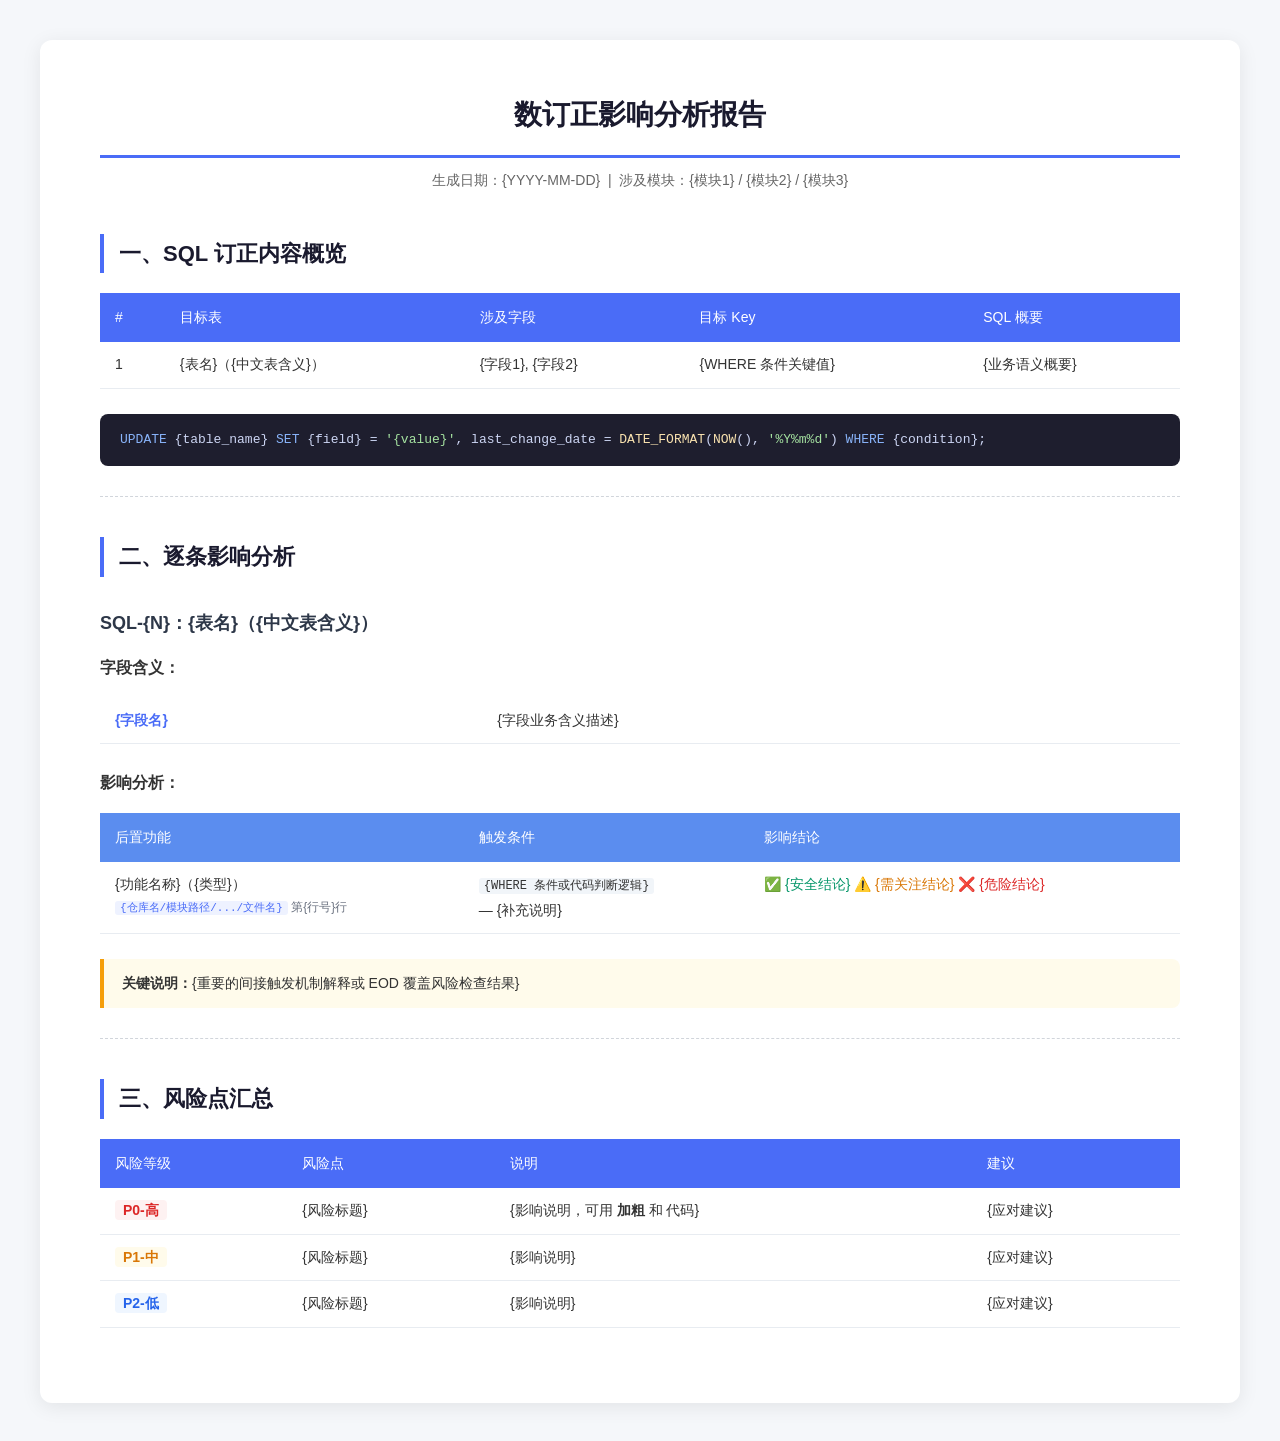
<file: skills/xlsx/sql-impact-analyzer/references/report-template.html>
<!DOCTYPE html>
<html lang="zh-CN">
<head>
    <meta charset="UTF-8">
    <meta name="viewport" content="width=device-width, initial-scale=1.0">
    <title>数订正影响分析报告</title>
    <style>
        * {
            margin: 0;
            padding: 0;
            box-sizing: border-box;
        }
        body {
            font-family: -apple-system, BlinkMacSystemFont, 'Segoe UI', 'PingFang SC', 'Hiragino Sans GB', 'Microsoft YaHei', sans-serif;
            line-height: 1.8;
            color: #333;
            background: #f5f7fa;
            padding: 40px 20px;
        }
        .container {
            max-width: 1200px;
            margin: 0 auto;
            background: #fff;
            border-radius: 12px;
            box-shadow: 0 4px 20px rgba(0,0,0,0.08);
            padding: 50px 60px;
        }
        h1 {
            text-align: center;
            color: #1a1a2e;
            font-size: 28px;
            margin-bottom: 10px;
            border-bottom: 3px solid #4a6cf7;
            padding-bottom: 15px;
        }
        .subtitle {
            text-align: center;
            color: #666;
            font-size: 14px;
            margin-bottom: 40px;
        }
        h2 {
            color: #1a1a2e;
            font-size: 22px;
            margin-top: 40px;
            margin-bottom: 20px;
            padding-left: 15px;
            border-left: 4px solid #4a6cf7;
        }
        h3 {
            color: #2d3748;
            font-size: 18px;
            margin-top: 30px;
            margin-bottom: 15px;
        }
        table {
            width: 100%;
            border-collapse: collapse;
            margin: 15px 0 25px 0;
            font-size: 14px;
        }
        th {
            background: #4a6cf7;
            color: #fff;
            padding: 12px 15px;
            text-align: left;
            font-weight: 500;
        }
        td {
            padding: 10px 15px;
            border-bottom: 1px solid #e8ecf1;
            vertical-align: top;
        }
        tr:hover td {
            background: #f8f9ff;
        }
        .sql-block {
            background: #1e1e2e;
            color: #cdd6f4;
            padding: 16px 20px;
            border-radius: 8px;
            font-family: 'JetBrains Mono', 'Fira Code', monospace;
            font-size: 13px;
            overflow-x: auto;
            margin: 10px 0 20px 0;
            line-height: 1.6;
        }
        .sql-block .keyword {
            color: #89b4fa;
        }
        .sql-block .string {
            color: #a6e3a1;
        }
        .sql-block .function {
            color: #f9e2af;
        }
        .field-table td:first-child {
            font-weight: 600;
            color: #4a6cf7;
            white-space: nowrap;
        }
        .impact-table th {
            background: #5b8def;
        }
        .impact-table .source-cell {
            font-size: 12px;
            color: #6b7280;
        }
        .impact-table .source-cell code {
            background: #eef2ff;
            padding: 1px 5px;
            border-radius: 3px;
            font-family: 'JetBrains Mono', monospace;
            font-size: 11px;
            color: #4a6cf7;
            word-break: break-all;
        }
        .impact-table .trigger-cell code {
            background: #f1f5f9;
            padding: 1px 5px;
            border-radius: 3px;
            font-family: 'JetBrains Mono', monospace;
            font-size: 12px;
        }
        .impact-table .conclusion-cell {
            font-weight: 500;
        }
        .safe-tag {
            color: #059669;
        }
        .warn-tag {
            color: #d97706;
        }
        .danger-tag {
            color: #dc2626;
        }
        .risk-table td:first-child {
            white-space: nowrap;
            font-weight: 700;
        }
        .risk-p0 {
            color: #dc2626;
            background: #fef2f2;
            padding: 2px 8px;
            border-radius: 4px;
        }
        .risk-p1 {
            color: #d97706;
            background: #fffbeb;
            padding: 2px 8px;
            border-radius: 4px;
        }
        .risk-p2 {
            color: #2563eb;
            background: #eff6ff;
            padding: 2px 8px;
            border-radius: 4px;
        }
        .note {
            background: #fffbeb;
            border-left: 4px solid #f59e0b;
            padding: 12px 18px;
            margin: 15px 0;
            border-radius: 0 8px 8px 0;
            font-size: 14px;
        }
        .divider {
            border: none;
            border-top: 1px dashed #d1d5db;
            margin: 30px 0;
        }
    </style>
</head>
<body>
<div class="container">

    <!-- ==================== 标题区 ==================== -->
    <h1>数订正影响分析报告</h1>
    <p class="subtitle">生成日期：{YYYY-MM-DD} &nbsp;|&nbsp; 涉及模块：{模块1} / {模块2} / {模块3}</p>

    <!-- ==================== 一、SQL 订正内容概览 ==================== -->
    <h2>一、SQL 订正内容概览</h2>
    <table>
        <thead>
            <tr>
                <th>#</th>
                <th>目标表</th>
                <th>涉及字段</th>
                <th>目标 Key</th>
                <th>SQL 概要</th>
            </tr>
        </thead>
        <tbody>
            <tr>
                <td>1</td>
                <td>{表名}（{中文表含义}）</td>
                <td>{字段1}, {字段2}</td>
                <td>{WHERE 条件关键值}</td>
                <td>{业务语义概要}</td>
            </tr>
        </tbody>
    </table>

    <!-- SQL 原文（带语法高亮） -->
    <div class="sql-block">
<span class="keyword">UPDATE</span> {table_name}
<span class="keyword">SET</span> {field} = <span class="string">'{value}'</span>,
    last_change_date = <span class="function">DATE_FORMAT</span>(<span class="function">NOW</span>(), <span class="string">'%Y%m%d'</span>)
<span class="keyword">WHERE</span> {condition};
    </div>

    <hr class="divider">

    <!-- ==================== 二、逐条影响分析 ==================== -->
    <h2>二、逐条影响分析</h2>

    <!-- ===== SQL-N 模板（每条 SQL 重复此块） ===== -->
    <h3>SQL-{N}：{表名}（{中文表含义}）</h3>

    <p><strong>字段含义：</strong></p>
    <table class="field-table">
        <tr><td>{字段名}</td><td>{字段业务含义描述}</td></tr>
    </table>

    <!-- 整合后的影响分析表：后置功能 + 事实源 + 触发条件 + 影响结论 一体化 -->
    <p><strong>影响分析：</strong></p>
    <table class="impact-table">
        <thead>
            <tr>
                <th>后置功能</th>
                <th>触发条件</th>
                <th>影响结论</th>
            </tr>
        </thead>
        <tbody>
            <tr>
                <td>
                    {功能名称}（{类型}）
                    <div class="source-cell"><code>{仓库名/模块路径/.../文件名}</code> 第{行号}行</div>
                </td>
                <td class="trigger-cell">
                    <code>{WHERE 条件或代码判断逻辑}</code><br>
                    — {补充说明}
                </td>
                <td class="conclusion-cell">
                    <span class="safe-tag">✅ {安全结论}</span>
                    <!-- 或 -->
                    <span class="warn-tag">⚠️ {需关注结论}</span>
                    <!-- 或 -->
                    <span class="danger-tag">❌ {危险结论}</span>
                </td>
            </tr>
        </tbody>
    </table>

    <!-- 关键说明块（仅在有复杂间接触发逻辑时使用） -->
    <div class="note">
        <strong>关键说明：</strong>{重要的间接触发机制解释或 EOD 覆盖风险检查结果}
    </div>

    <hr class="divider">
    <!-- ===== SQL-N 模板结束 ===== -->

    <!-- ==================== 三、风险点汇总 ==================== -->
    <h2>三、风险点汇总</h2>
    <table class="risk-table">
        <thead>
            <tr>
                <th>风险等级</th>
                <th>风险点</th>
                <th>说明</th>
                <th>建议</th>
            </tr>
        </thead>
        <tbody>
            <tr>
                <td><span class="risk-p0">P0-高</span></td>
                <td>{风险标题}</td>
                <td>{影响说明，可用 <strong>加粗</strong> 和 <code>代码</code>}</td>
                <td>{应对建议}</td>
            </tr>
            <tr>
                <td><span class="risk-p1">P1-中</span></td>
                <td>{风险标题}</td>
                <td>{影响说明}</td>
                <td>{应对建议}</td>
            </tr>
            <tr>
                <td><span class="risk-p2">P2-低</span></td>
                <td>{风险标题}</td>
                <td>{影响说明}</td>
                <td>{应对建议}</td>
            </tr>
        </tbody>
    </table>

</div>
</body>
</html>
</file>
